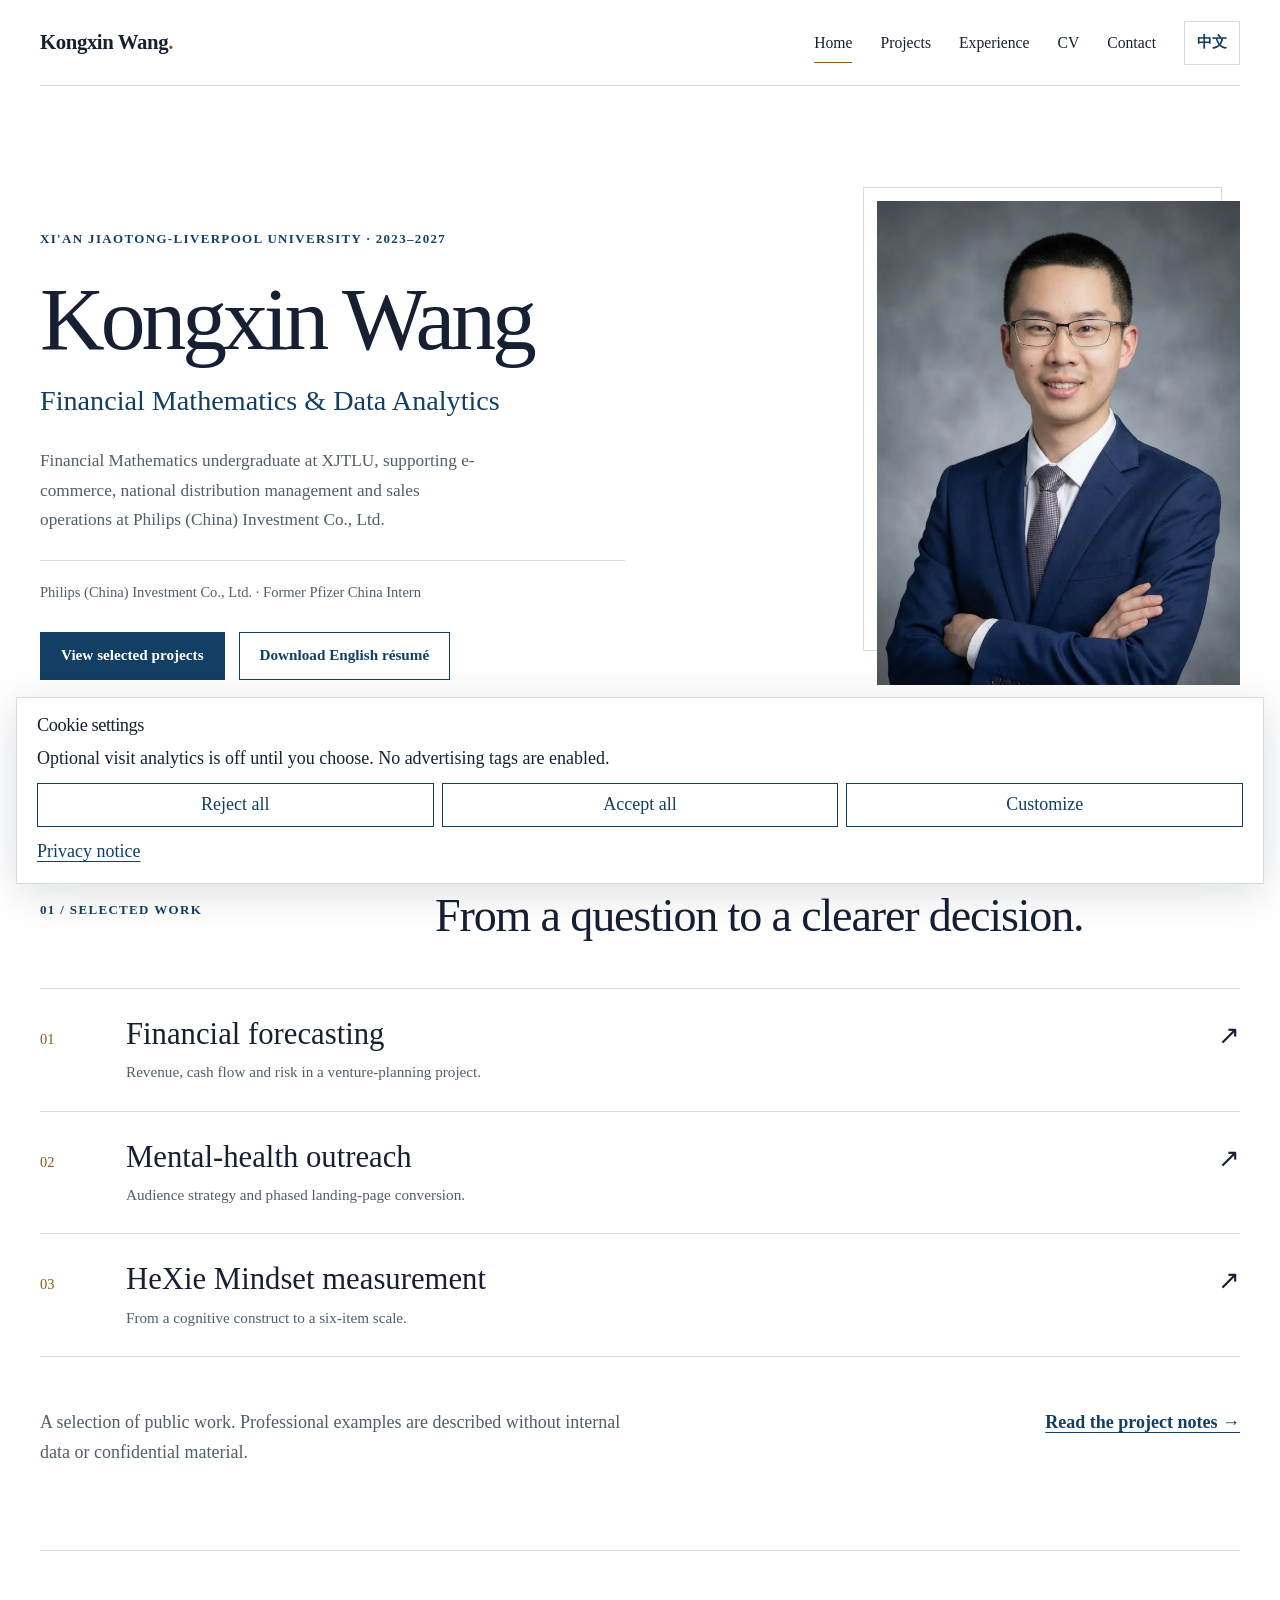
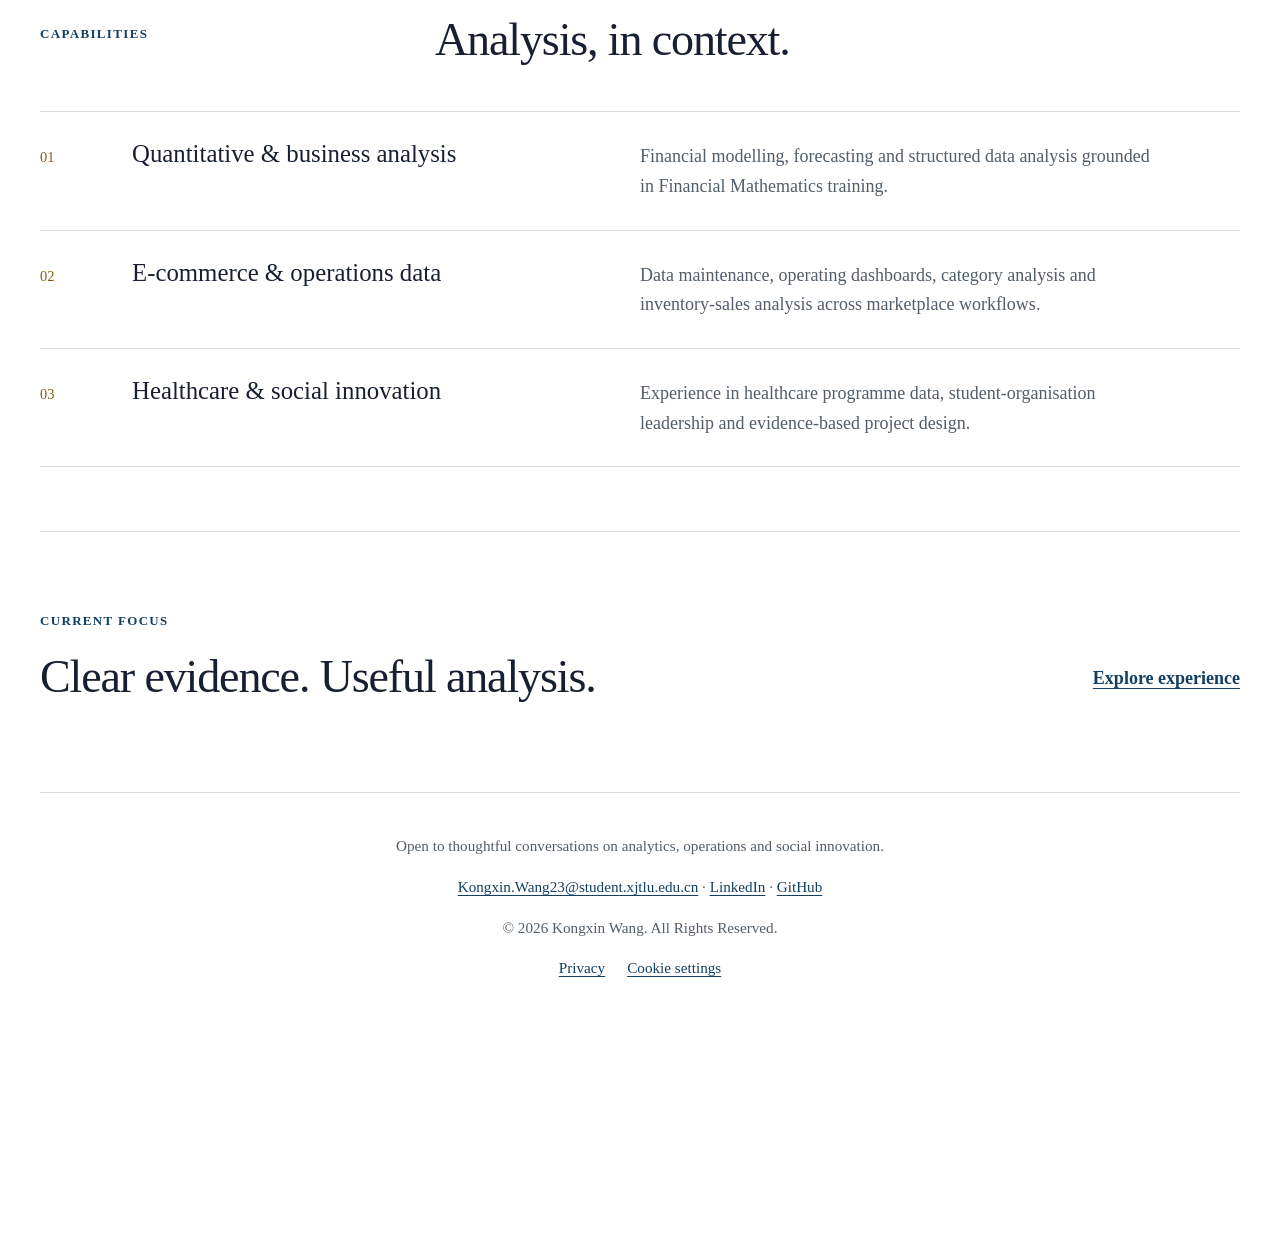
<file: index.html>
<!doctype html>
<html lang="en" class="lang-en" data-title-en="Kongxin Wang | Financial Mathematics & Data Analytics" data-title-zh="王孔鑫｜金融数学与数据分析">
<head>
  <meta charset="UTF-8">
  <meta name="viewport" content="width=device-width, initial-scale=1.0">
  <title>Kongxin Wang | Financial Mathematics &amp; Data Analytics</title>
  <meta name="description" content="Kongxin Wang is a Financial Mathematics undergraduate at Xi'an Jiaotong-Liverpool University, with experience in e-commerce operations, healthcare data and social innovation.">
  <meta name="author" content="Kongxin Wang">
  <link rel="canonical" href="https://kongxinwang.com/">
  <meta property="og:title" content="Kongxin Wang | Financial Mathematics &amp; Data Analytics">
  <meta property="og:description" content="Financial Mathematics · E-commerce Operations · Healthcare Data · Social Innovation">
  <meta property="og:type" content="website">
  <meta property="og:url" content="https://kongxinwang.com/">
  <meta property="og:image" content="https://kongxinwang.com/assets/og-kongxin-wang.jpg">
  <meta property="og:image:secure_url" content="https://kongxinwang.com/assets/og-kongxin-wang.jpg">
  <meta property="og:image:type" content="image/jpeg">
  <meta property="og:image:width" content="1200">
  <meta property="og:image:height" content="630">
  <meta property="og:image:alt" content="Kongxin Wang — Financial Mathematics and Data Analytics">
  <meta name="twitter:card" content="summary_large_image">
  <meta name="twitter:image" content="https://kongxinwang.com/assets/og-kongxin-wang.jpg">
  <meta name="twitter:image:alt" content="Kongxin Wang — Financial Mathematics and Data Analytics">
  <meta name="theme-color" content="#123f63">
  <link rel="stylesheet" href="style.css?v=5e14bac7de09">
  <link rel="icon" href="assets/favicon.svg" type="image/svg+xml">
  <script>document.documentElement.classList.add('js');(()=>{let l='en';try{l=localStorage.getItem('kw_lang')==='zh'?'zh':'en'}catch{}const r=document.documentElement;r.classList.toggle('lang-en',l==='en');r.classList.toggle('lang-zh',l==='zh');r.lang=l==='zh'?'zh-CN':'en'})();</script>
  <script type="application/ld+json">
  {
    "@context": "https://schema.org",
    "@type": "Person",
    "name": "Kongxin Wang",
    "alternateName": "王孔鑫",
    "url": "https://kongxinwang.com/",
    "image": "https://kongxinwang.com/assets/og-kongxin-wang.jpg",
    "sameAs": [
      "https://www.linkedin.com/in/wangkongxin/",
      "https://github.com/SindeyWang"
    ],
    "alumniOf": {
      "@type": "CollegeOrUniversity",
      "name": "Xi'an Jiaotong-Liverpool University"
    },
    "knowsAbout": [
      "Financial Mathematics",
      "Data Analysis",
      "E-commerce Operations",
      "Social Innovation"
    ]
  }
  </script>
</head>
<body>
  <a class="skip-link" href="#main-content"><span class="lang-en" lang="en">Skip to content</span><span class="lang-zh" lang="zh-CN">跳至正文</span></a>
  <header class="top-header">
    <a class="logo" href="index.html" aria-label="Kongxin Wang home"><span class="lang-en" lang="en">Kongxin Wang</span><span class="lang-zh" lang="zh-CN">王孔鑫</span></a>
    <button class="nav-toggle" type="button" aria-label="Open navigation" aria-controls="site-navigation" aria-expanded="false">Menu</button>
    <nav class="top-nav" id="site-navigation" aria-label="Primary navigation">
      <a href="index.html" class="active" aria-current="page"><span class="lang-en" lang="en">Home</span><span class="lang-zh" lang="zh-CN">首页</span></a>
      <a href="projects.html"><span class="lang-en" lang="en">Projects</span><span class="lang-zh" lang="zh-CN">项目</span></a>
      <a href="experience.html"><span class="lang-en" lang="en">Experience</span><span class="lang-zh" lang="zh-CN">经历</span></a>
      <a href="cv.html"><span class="lang-en" lang="en">CV</span><span class="lang-zh" lang="zh-CN">简历</span></a>
      <a href="contact.html"><span class="lang-en" lang="en">Contact</span><span class="lang-zh" lang="zh-CN">联系</span></a>
      <button class="lang-toggle" type="button" aria-label="切换至中文"><span class="lang-en" lang="en">中文</span><span class="lang-zh" lang="zh-CN">EN</span></button>
    </nav>
  </header>
  <main id="main-content">
    <section class="hero container" aria-labelledby="hero-name">
      <div class="hero-copy">
        <p class="eyebrow"><span class="lang-en" lang="en">Xi'an Jiaotong-Liverpool University · 2023–2027</span><span class="lang-zh" lang="zh-CN">西交利物浦大学 · 2023–2027</span></p>
        <h1 id="hero-name" class="hero-name"><span class="lang-en" lang="en">Kongxin Wang</span><span class="lang-zh" lang="zh-CN">王孔鑫</span></h1>
        <p class="hero-role"><span class="lang-en" lang="en">Financial Mathematics &amp; Data Analytics</span><span class="lang-zh" lang="zh-CN">金融数学与数据分析</span></p>
        <p class="lead"><span class="lang-en" lang="en">Financial Mathematics undergraduate at XJTLU, supporting e-commerce, national distribution management and sales operations at Philips (China) Investment Co., Ltd.</span><span class="lang-zh" lang="zh-CN">西交利物浦大学金融数学本科生。现于飞利浦（中国）投资有限公司实习，参与电商、全国分销管理与销售运营。</span></p>
        <p class="proof-line"><span class="lang-en" lang="en">Philips (China) Investment Co., Ltd. · Former Pfizer China Intern</span><span class="lang-zh" lang="zh-CN">飞利浦（中国）投资有限公司 · 曾在辉瑞中国实习</span></p>
        <div class="hero-actions">
          <a class="button button-primary" href="projects.html"><span class="lang-en" lang="en">View selected projects</span><span class="lang-zh" lang="zh-CN">查看精选项目</span></a>
          <a class="button button-secondary lang-en" href="assets/cv/Kongxin_Wang_Resume_EN.pdf" lang="en">Download English résumé</a>
          <a class="button button-secondary lang-zh" href="assets/cv/Kongxin_Wang_Resume_ZH.pdf" lang="zh-CN">下载中文简历</a>
        </div>
      </div>
      <figure class="portrait-card">
        <img src="assets/portrait-640.webp" srcset="assets/portrait-320.webp 320w, assets/portrait-640.webp 640w, assets/portrait-960.webp 960w" sizes="(max-width: 600px) 210px, (max-width: 850px) 32vw, 380px" alt="Kongxin Wang" class="home-image" width="900" height="1227" fetchpriority="high" decoding="async">
        <figcaption><span class="lang-en" lang="en">Quantitative thinking · Operational context · Social innovation</span><span class="lang-zh" lang="zh-CN">量化思维 · 运营语境 · 社会创新</span></figcaption>
      </figure>
    </section>


    <section class="container section-space" aria-labelledby="selected-work-title">
      <div class="section-intro"><p class="eyebrow"><span class="lang-en" lang="en">01 / Selected work</span><span class="lang-zh" lang="zh-CN">01 / 项目选读</span></p><h2 id="selected-work-title"><span class="lang-en" lang="en">From a question to a clearer decision.</span><span class="lang-zh" lang="zh-CN">从一个问题，走向更清晰的判断。</span></h2></div>
      <div class="work-index">
        <a class="work-row" href="projects.html#financial-forecasting"><span class="card-index" aria-hidden="true">01</span><div><h3><span class="lang-en" lang="en">Financial forecasting</span><span class="lang-zh" lang="zh-CN">财务预测</span></h3><p><span class="lang-en" lang="en">Revenue, cash flow and risk in a venture-planning project.</span><span class="lang-zh" lang="zh-CN">创业规划中的收入、现金流与风险。</span></p></div><span class="arrow" aria-hidden="true">↗</span></a>
        <a class="work-row" href="projects.html#mental-health-outreach"><span class="card-index" aria-hidden="true">02</span><div><h3><span class="lang-en" lang="en">Mental-health outreach</span><span class="lang-zh" lang="zh-CN">心理健康公益传播</span></h3><p><span class="lang-en" lang="en">Audience strategy and phased landing-page conversion.</span><span class="lang-zh" lang="zh-CN">受众策略与分阶段落地页转化方案。</span></p></div><span class="arrow" aria-hidden="true">↗</span></a>
        <a class="work-row" href="projects.html#measurement-research"><span class="card-index" aria-hidden="true">03</span><div><h3><span class="lang-en" lang="en">HeXie Mindset measurement</span><span class="lang-zh" lang="zh-CN">HeXie Mindset 测量研究</span></h3><p><span class="lang-en" lang="en">From a cognitive construct to a six-item scale.</span><span class="lang-zh" lang="zh-CN">从认知构念到六题项量表。</span></p></div><span class="arrow" aria-hidden="true">↗</span></a>
      </div>
      <div class="editorial-note"><p><span class="lang-en" lang="en">A selection of public work. Professional examples are described without internal data or confidential material.</span><span class="lang-zh" lang="zh-CN">仅展示公开工作与非保密说明，不涉及内部数据与材料。</span></p><a class="text-link" href="projects.html"><span class="lang-en" lang="en">Read the project notes →</span><span class="lang-zh" lang="zh-CN">阅读项目说明 →</span></a></div>
    </section>
<section class="container section-space" aria-labelledby="capabilities-title">
      <div class="section-intro">
        <p class="eyebrow"><span class="lang-en" lang="en">Capabilities</span><span class="lang-zh" lang="zh-CN">能力方向</span></p>
        <h2 id="capabilities-title"><span class="lang-en" lang="en">Analysis, in context.</span><span class="lang-zh" lang="zh-CN">让分析走进真实场景。</span></h2>
      </div>
      <div class="capability-grid">
        <article class="capability-card">
          <p class="card-index">01</p>
          <h3><span class="lang-en" lang="en">Quantitative &amp; business analysis</span><span class="lang-zh" lang="zh-CN">量化与商业分析</span></h3>
          <p><span class="lang-en" lang="en">Financial modelling, forecasting and structured data analysis grounded in Financial Mathematics training.</span><span class="lang-zh" lang="zh-CN">以金融数学为基础，开展建模、预测和数据分析。</span></p>
        </article>
        <article class="capability-card">
          <p class="card-index">02</p>
          <h3><span class="lang-en" lang="en">E-commerce &amp; operations data</span><span class="lang-zh" lang="zh-CN">电商与运营数据</span></h3>
          <p><span class="lang-en" lang="en">Data maintenance, operating dashboards, category analysis and inventory-sales analysis across marketplace workflows.</span><span class="lang-zh" lang="zh-CN">围绕平台运营开展数据维护、经营看板、品类分析与进销存分析。</span></p>
        </article>
        <article class="capability-card">
          <p class="card-index">03</p>
          <h3><span class="lang-en" lang="en">Healthcare &amp; social innovation</span><span class="lang-zh" lang="zh-CN">医疗健康与社会创新</span></h3>
          <p><span class="lang-en" lang="en">Experience in healthcare programme data, student-organisation leadership and evidence-based project design.</span><span class="lang-zh" lang="zh-CN">具备医疗健康项目数据、学生组织领导与循证项目设计经验。</span></p>
        </article>
      </div>
    </section>

    <section class="container section-space compact-callout" aria-labelledby="focus-title">
      <div>
        <p class="eyebrow"><span class="lang-en" lang="en">Current focus</span><span class="lang-zh" lang="zh-CN">当前关注</span></p>
        <h2 id="focus-title"><span class="lang-en" lang="en">Clear evidence. Useful analysis.</span><span class="lang-zh" lang="zh-CN">让证据清晰，让分析可用。</span></h2>
      </div>
      <a class="text-link" href="experience.html"><span class="lang-en" lang="en">Explore experience</span><span class="lang-zh" lang="zh-CN">查看经历</span></a>
    </section>
  </main>
  <footer>
    <p><span class="lang-en" lang="en">Open to thoughtful conversations on analytics, operations and social innovation.</span><span class="lang-zh" lang="zh-CN">欢迎交流数据分析、运营实践与社会创新。</span></p>
    <p><a href="mailto:Kongxin.Wang23@student.xjtlu.edu.cn">Kongxin.Wang23@student.xjtlu.edu.cn</a><span aria-hidden="true"> · </span><a href="https://www.linkedin.com/in/wangkongxin/" target="_blank" rel="noopener noreferrer">LinkedIn</a><span aria-hidden="true"> · </span><a href="https://github.com/SindeyWang" target="_blank" rel="noopener noreferrer">GitHub</a></p>
    <p>© 2026 Kongxin Wang. All Rights Reserved.</p>
  <p class="footer-settings"><a href="privacy.html"><span class="lang-en" lang="en">Privacy</span><span class="lang-zh" lang="zh-CN">隐私说明</span></a><button type="button" data-cookie-settings><span class="lang-en" lang="en">Cookie settings</span><span class="lang-zh" lang="zh-CN">Cookie 设置</span></button></p></footer>
  <script src="script.js?v=cb835e9f683e"></script>
  <script src="analytics-config.js?v=f0a68967a64f"></script>
  <script src="consent.js?v=d5cfd4b4f303"></script>
</body>
</html>
</file>
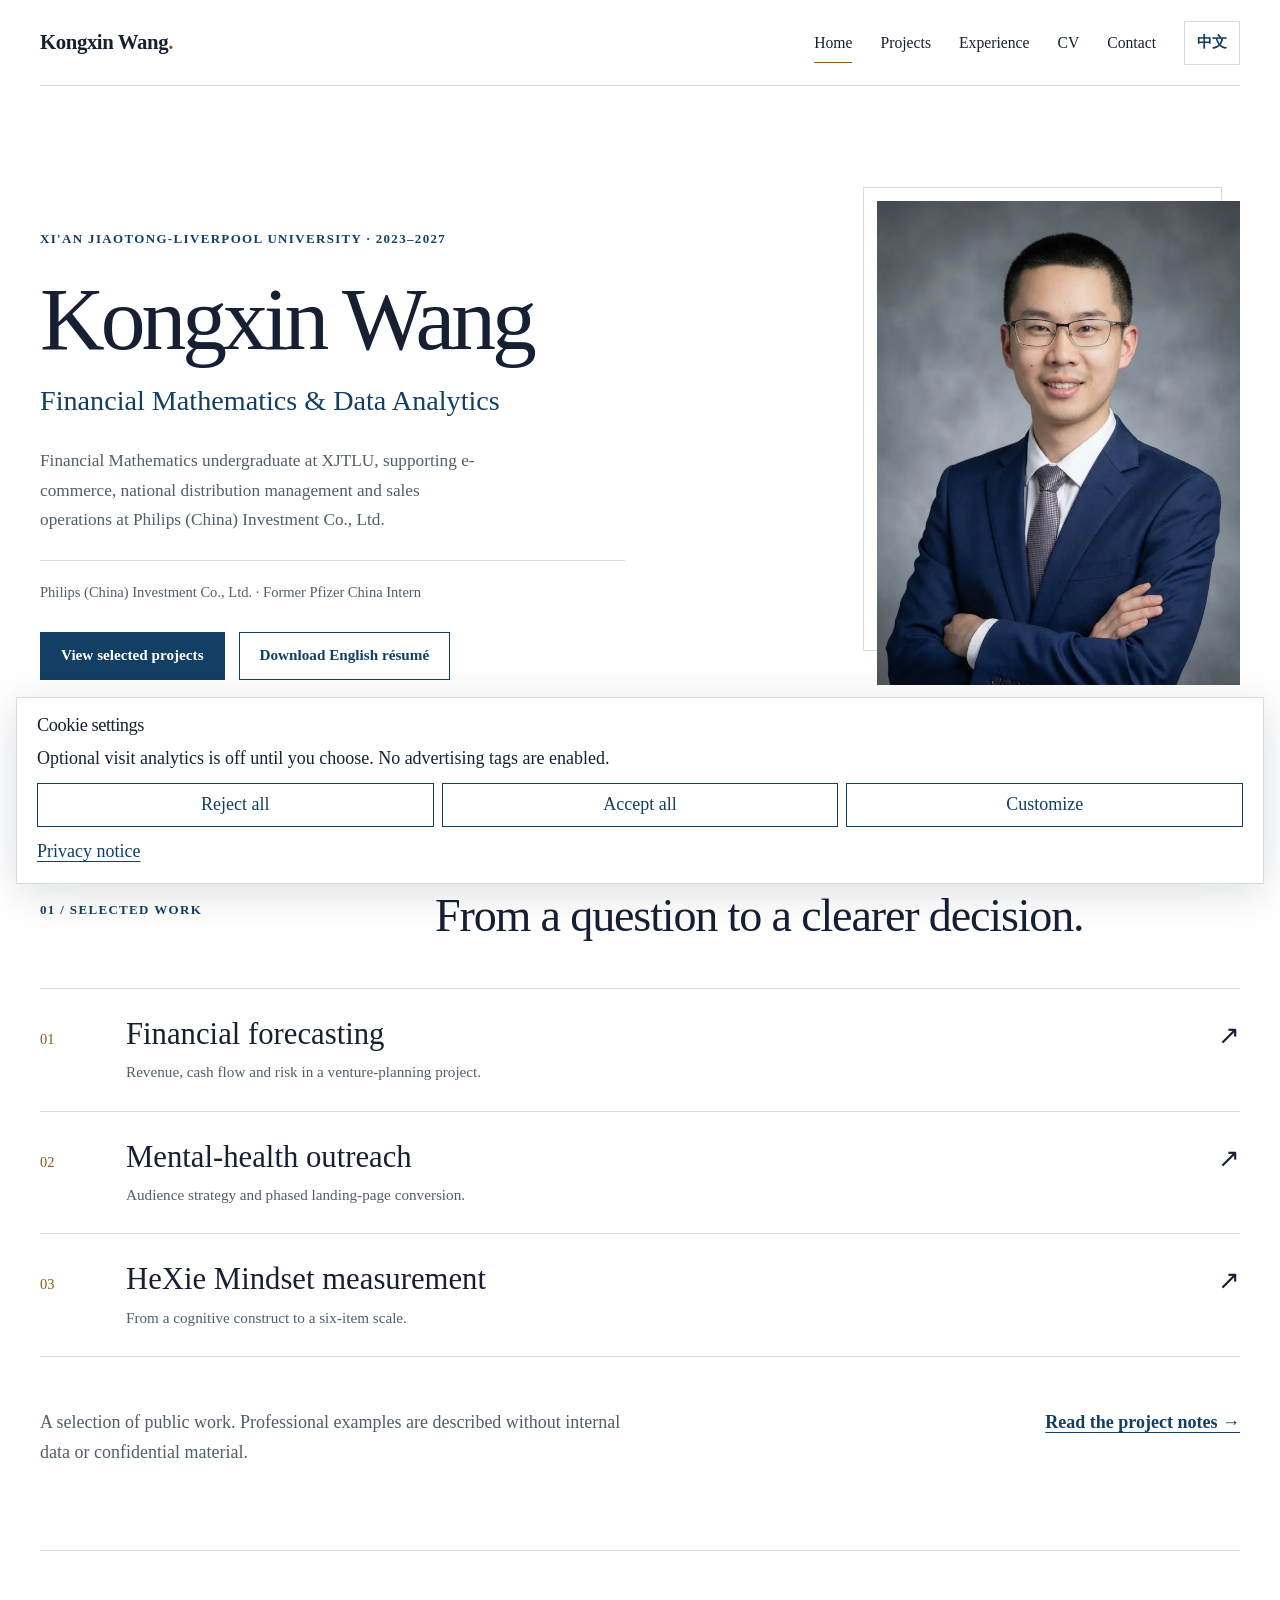
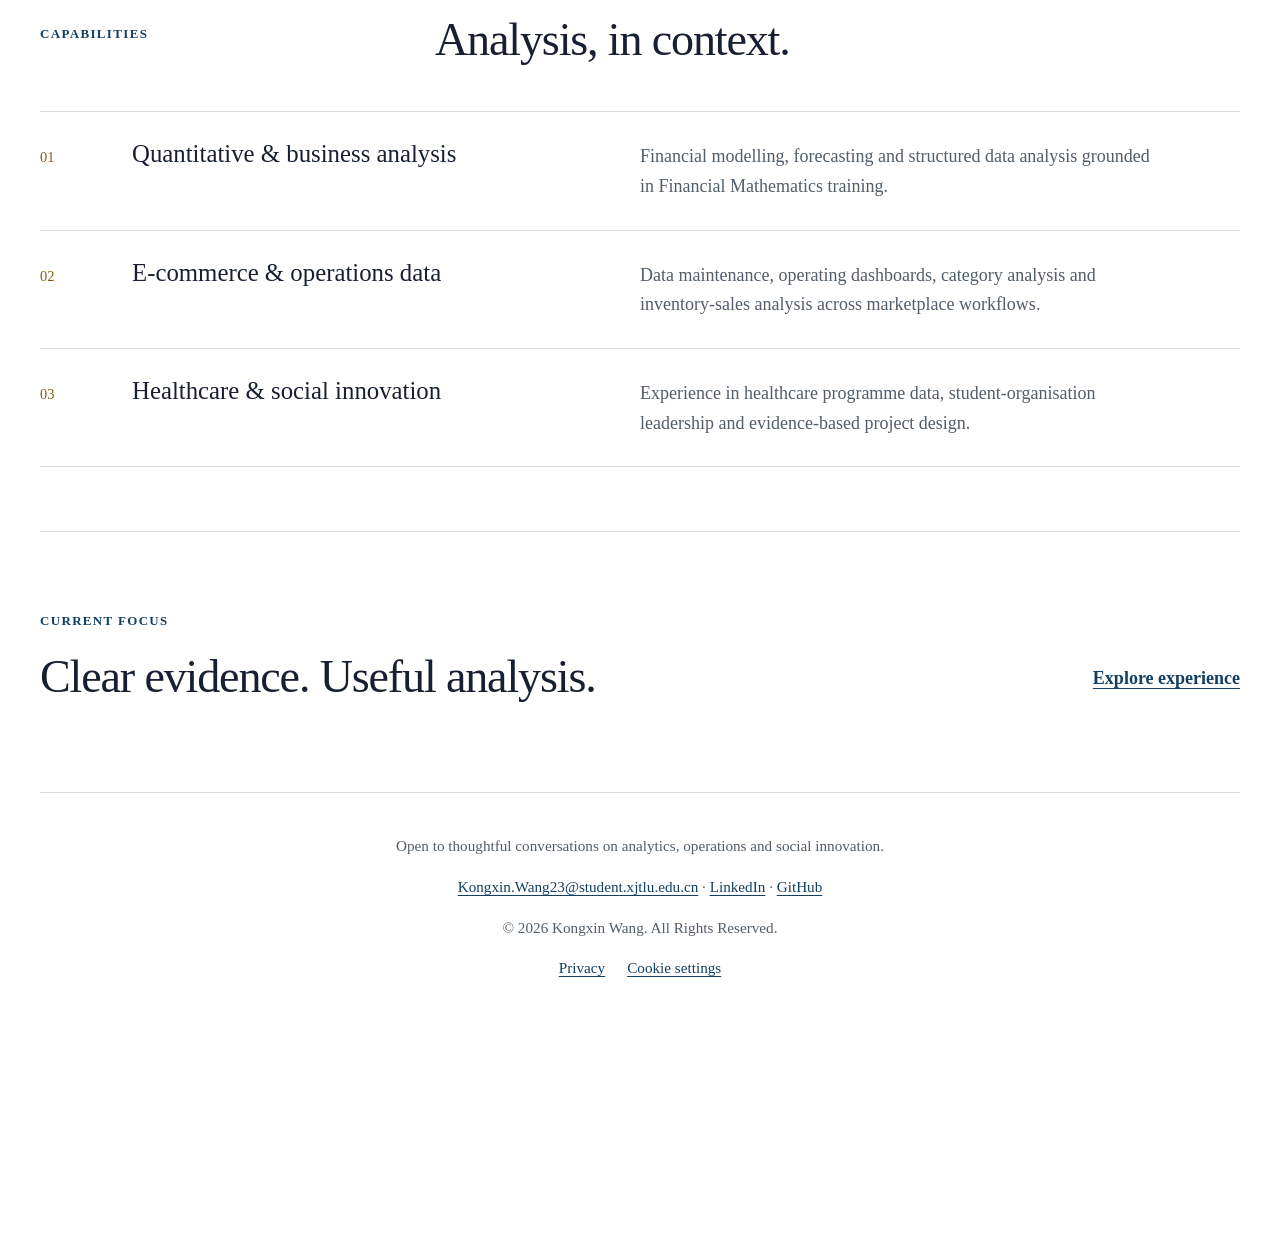
<file: 308f9e2494fe80d3a284d8e29ab52ae3/index.html>
<!DOCTYPE html>
<html lang="en">
<head>
  <meta charset="UTF-8">
  <meta name="viewport" content="width=device-width, initial-scale=1.0">
  <meta http-equiv="refresh" content="0; url=/">
  <title>Redirecting | Kongxin Wang</title>
  <link rel="canonical" href="https://kongxinwang.com/">
  <script>window.location.replace('/');</script>
  <style>body{font-family:-apple-system,BlinkMacSystemFont,"Segoe UI",sans-serif;padding:40px;line-height:1.6;color:#1f2937}a{color:#0B3D91}</style>
</head>
<body>
  <h1>Redirecting…</h1>
  <p>The page has moved to <a href="/">kongxinwang.com</a>.</p>
  <p>页面已迁移至 <a href="/">kongxinwang.com 首页</a>。</p>
</body>
</html>
</file>
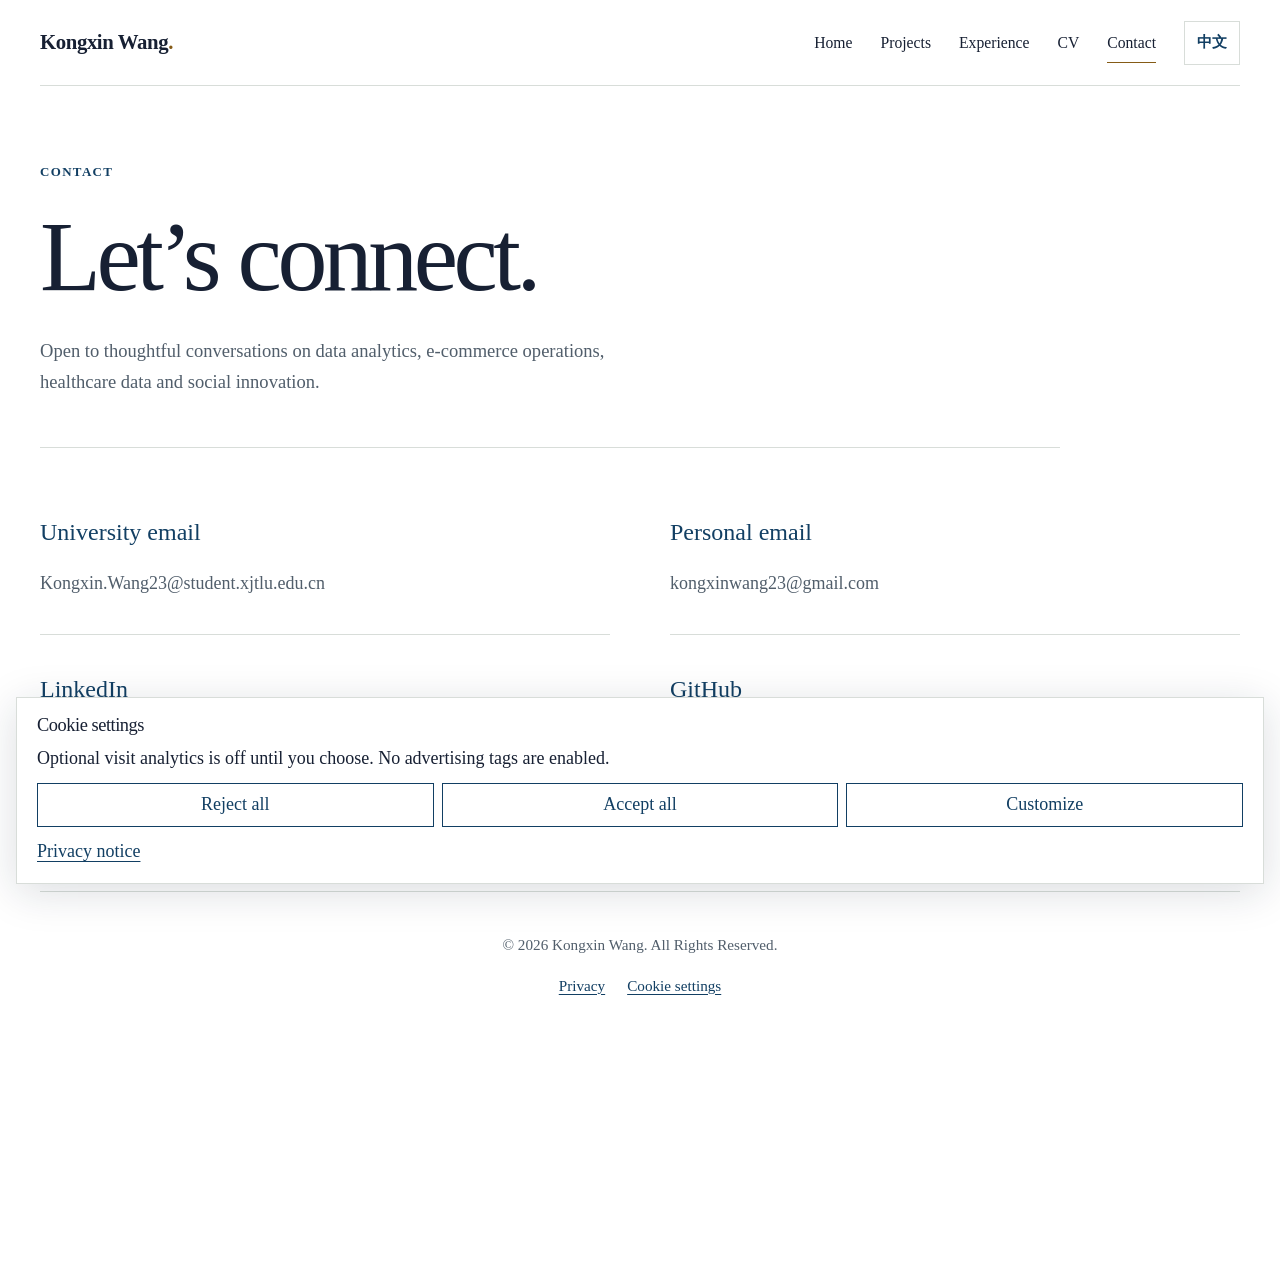
<file: contact.html>
<!doctype html>
<html lang="en" class="lang-en" data-title-en="Contact | Kongxin Wang" data-title-zh="联系｜王孔鑫">
<head>
  <meta charset="UTF-8">
  <meta name="viewport" content="width=device-width, initial-scale=1.0">
  <title>Contact | Kongxin Wang</title>
  <meta name="description" content="Contact Kongxin Wang for conversations on data analytics, e-commerce operations, healthcare data and social innovation.">
  <meta name="author" content="Kongxin Wang">
  <link rel="canonical" href="https://kongxinwang.com/contact.html">
  <meta property="og:title" content="Contact | Kongxin Wang">
  <meta property="og:description" content="Contact Kongxin Wang for thoughtful conversations on analytics and operations.">
  <meta property="og:type" content="website">
  <meta property="og:url" content="https://kongxinwang.com/contact.html">
  <meta property="og:image" content="https://kongxinwang.com/assets/og-kongxin-wang.jpg">
  <meta property="og:image:secure_url" content="https://kongxinwang.com/assets/og-kongxin-wang.jpg">
  <meta property="og:image:type" content="image/jpeg">
  <meta property="og:image:width" content="1200">
  <meta property="og:image:height" content="630">
  <meta property="og:image:alt" content="Kongxin Wang — Financial Mathematics and Data Analytics">
  <meta name="twitter:card" content="summary_large_image">
  <meta name="twitter:image" content="https://kongxinwang.com/assets/og-kongxin-wang.jpg">
  <meta name="twitter:image:alt" content="Kongxin Wang — Financial Mathematics and Data Analytics">
  <meta name="theme-color" content="#123f63">
  <link rel="stylesheet" href="style.css?v=5e14bac7de09">
  <link rel="icon" href="assets/favicon.svg" type="image/svg+xml">
  <script>document.documentElement.classList.add('js');(()=>{let l='en';try{l=localStorage.getItem('kw_lang')==='zh'?'zh':'en'}catch{}const r=document.documentElement;r.classList.toggle('lang-en',l==='en');r.classList.toggle('lang-zh',l==='zh');r.lang=l==='zh'?'zh-CN':'en'})();</script>
</head>
<body>
  <a class="skip-link" href="#main-content"><span class="lang-en" lang="en">Skip to content</span><span class="lang-zh" lang="zh-CN">跳至正文</span></a>
  <header class="top-header"><a class="logo" href="index.html" aria-label="Kongxin Wang home"><span class="lang-en" lang="en">Kongxin Wang</span><span class="lang-zh" lang="zh-CN">王孔鑫</span></a><button class="nav-toggle" type="button" aria-label="Open navigation" aria-controls="site-navigation" aria-expanded="false">Menu</button><nav class="top-nav" id="site-navigation" aria-label="Primary navigation"><a href="index.html"><span class="lang-en" lang="en">Home</span><span class="lang-zh" lang="zh-CN">首页</span></a><a href="projects.html"><span class="lang-en" lang="en">Projects</span><span class="lang-zh" lang="zh-CN">项目</span></a><a href="experience.html"><span class="lang-en" lang="en">Experience</span><span class="lang-zh" lang="zh-CN">经历</span></a><a href="cv.html"><span class="lang-en" lang="en">CV</span><span class="lang-zh" lang="zh-CN">简历</span></a><a href="contact.html" class="active" aria-current="page"><span class="lang-en" lang="en">Contact</span><span class="lang-zh" lang="zh-CN">联系</span></a><button class="lang-toggle" type="button" aria-label="切换至中文"><span class="lang-en" lang="en">中文</span><span class="lang-zh" lang="zh-CN">EN</span></button></nav></header>
  <main id="main-content" class="container subpage"><header class="page-header"><p class="eyebrow"><span class="lang-en" lang="en">Contact</span><span class="lang-zh" lang="zh-CN">联系</span></p><h1><span class="lang-en" lang="en">Let’s connect.</span><span class="lang-zh" lang="zh-CN">期待与你交流。</span></h1><p class="page-lead"><span class="lang-en" lang="en">Open to thoughtful conversations on data analytics, e-commerce operations, healthcare data and social innovation.</span><span class="lang-zh" lang="zh-CN">欢迎交流数据分析、电商运营、医疗健康数据与社会创新。</span></p></header><section class="contact-grid" aria-label="Contact links"><a href="mailto:Kongxin.Wang23@student.xjtlu.edu.cn"><strong><span class="lang-en" lang="en">University email</span><span class="lang-zh" lang="zh-CN">学校邮箱</span></strong><span>Kongxin.Wang23@student.xjtlu.edu.cn</span></a><a href="mailto:kongxinwang23@gmail.com"><strong><span class="lang-en" lang="en">Personal email</span><span class="lang-zh" lang="zh-CN">个人邮箱</span></strong><span>kongxinwang23@gmail.com</span></a><a href="https://www.linkedin.com/in/wangkongxin/" target="_blank" rel="noopener noreferrer"><strong>LinkedIn</strong><span>linkedin.com/in/wangkongxin</span></a><a href="https://github.com/SindeyWang" target="_blank" rel="noopener noreferrer"><strong>GitHub</strong><span>github.com/SindeyWang</span></a></section></main>
  <footer><p>© 2026 Kongxin Wang. All Rights Reserved.</p><p class="footer-settings"><a href="privacy.html"><span class="lang-en" lang="en">Privacy</span><span class="lang-zh" lang="zh-CN">隐私说明</span></a><button type="button" data-cookie-settings><span class="lang-en" lang="en">Cookie settings</span><span class="lang-zh" lang="zh-CN">Cookie 设置</span></button></p></footer><script src="script.js?v=cb835e9f683e"></script>
  <script src="analytics-config.js?v=f0a68967a64f"></script>
  <script src="consent.js?v=d5cfd4b4f303"></script>
</body>
</html>
</file>
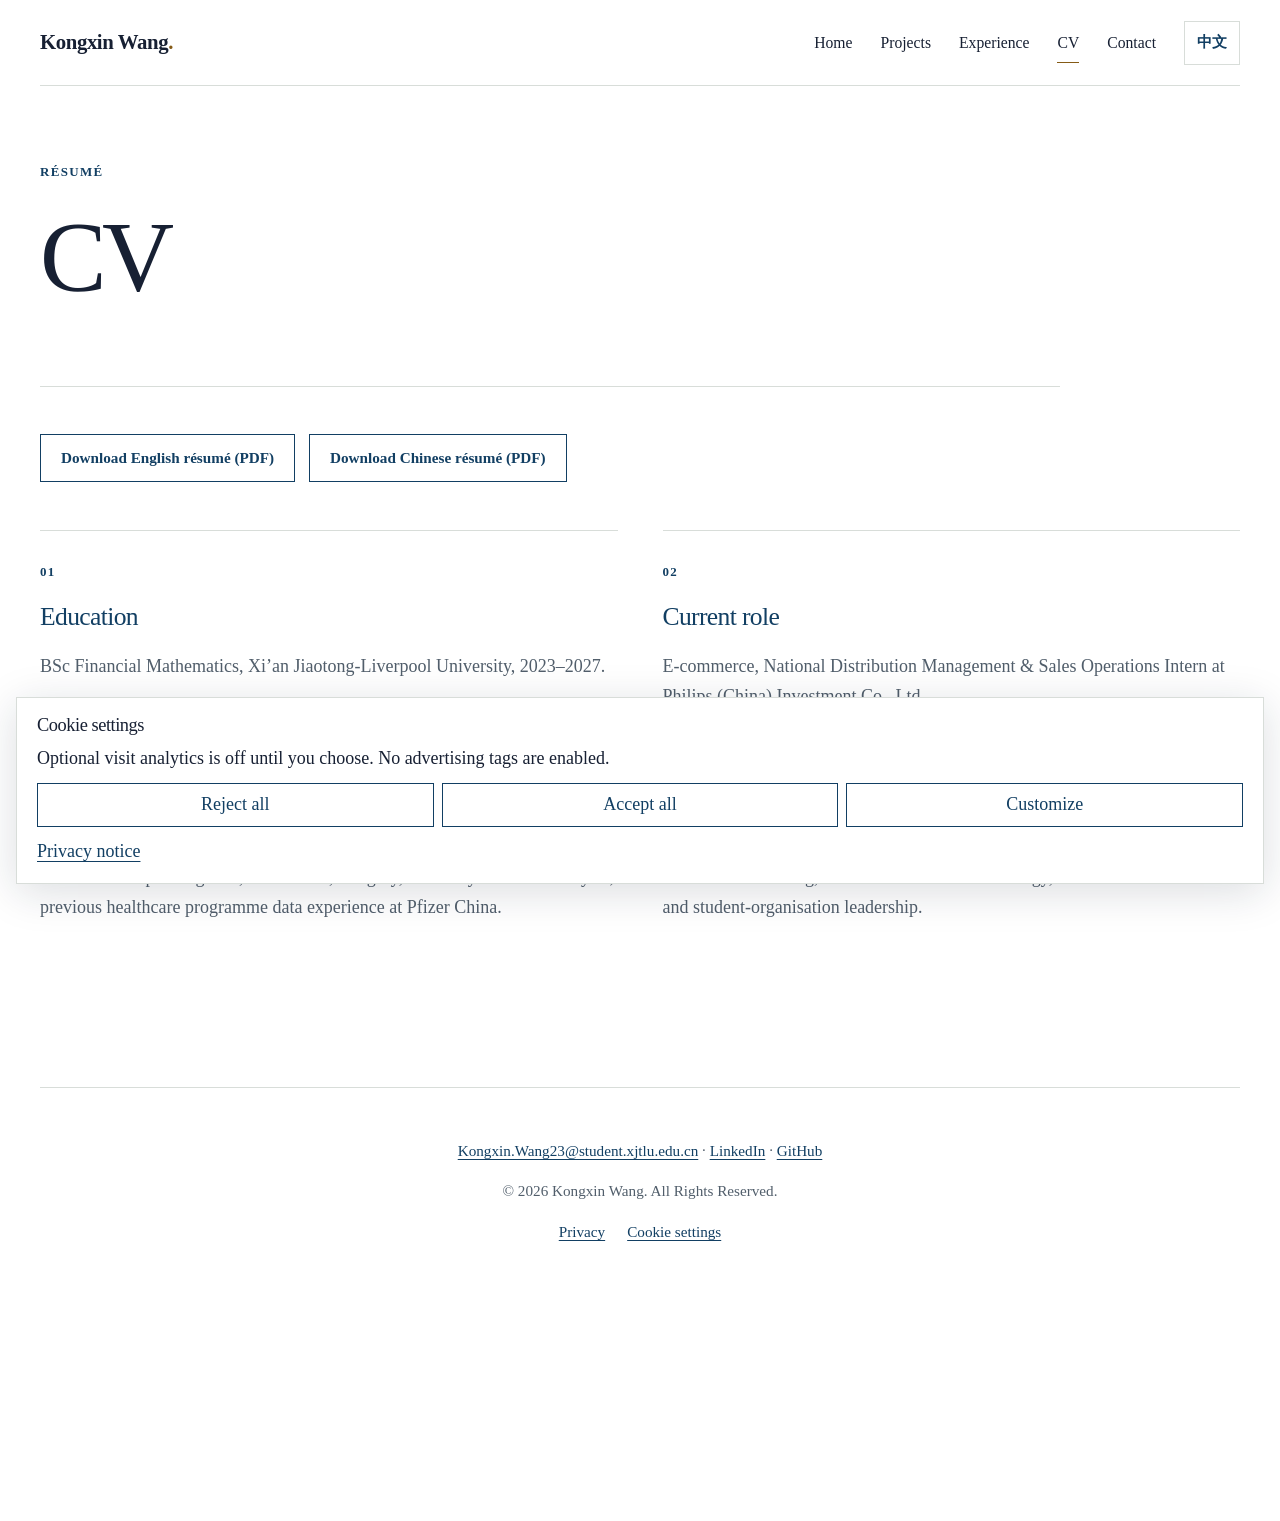
<file: cv.html>
<!doctype html>
<html lang="en" class="lang-en" data-title-en="CV | Kongxin Wang" data-title-zh="简历｜王孔鑫">
<head>
  <meta charset="UTF-8">
  <meta name="viewport" content="width=device-width, initial-scale=1.0">
  <title>CV | Kongxin Wang</title>
  <meta name="description" content="Résumé and concise professional profile of Kongxin Wang, Financial Mathematics undergraduate at Xi'an Jiaotong-Liverpool University.">
  <meta name="author" content="Kongxin Wang">
  <link rel="canonical" href="https://kongxinwang.com/cv.html">
  <meta property="og:title" content="CV | Kongxin Wang">
  <meta property="og:description" content="Financial Mathematics · E-commerce Operations · Healthcare Data">
  <meta property="og:type" content="website">
  <meta property="og:url" content="https://kongxinwang.com/cv.html">
  <meta property="og:image" content="https://kongxinwang.com/assets/og-kongxin-wang.jpg">
  <meta property="og:image:secure_url" content="https://kongxinwang.com/assets/og-kongxin-wang.jpg">
  <meta property="og:image:type" content="image/jpeg">
  <meta property="og:image:width" content="1200">
  <meta property="og:image:height" content="630">
  <meta property="og:image:alt" content="Kongxin Wang — Financial Mathematics and Data Analytics">
  <meta name="twitter:card" content="summary_large_image">
  <meta name="twitter:image" content="https://kongxinwang.com/assets/og-kongxin-wang.jpg">
  <meta name="twitter:image:alt" content="Kongxin Wang — Financial Mathematics and Data Analytics">
  <meta name="theme-color" content="#123f63">
  <link rel="stylesheet" href="style.css?v=5e14bac7de09">
  <link rel="icon" href="assets/favicon.svg" type="image/svg+xml">
  <script>document.documentElement.classList.add('js');(()=>{let l='en';try{l=localStorage.getItem('kw_lang')==='zh'?'zh':'en'}catch{}const r=document.documentElement;r.classList.toggle('lang-en',l==='en');r.classList.toggle('lang-zh',l==='zh');r.lang=l==='zh'?'zh-CN':'en'})();</script>
</head>
<body>
  <a class="skip-link" href="#main-content"><span class="lang-en" lang="en">Skip to content</span><span class="lang-zh" lang="zh-CN">跳至正文</span></a>
  <header class="top-header"><a class="logo" href="index.html" aria-label="Kongxin Wang home"><span class="lang-en" lang="en">Kongxin Wang</span><span class="lang-zh" lang="zh-CN">王孔鑫</span></a><button class="nav-toggle" type="button" aria-label="Open navigation" aria-controls="site-navigation" aria-expanded="false">Menu</button><nav class="top-nav" id="site-navigation" aria-label="Primary navigation"><a href="index.html"><span class="lang-en" lang="en">Home</span><span class="lang-zh" lang="zh-CN">首页</span></a><a href="projects.html"><span class="lang-en" lang="en">Projects</span><span class="lang-zh" lang="zh-CN">项目</span></a><a href="experience.html"><span class="lang-en" lang="en">Experience</span><span class="lang-zh" lang="zh-CN">经历</span></a><a href="cv.html" class="active" aria-current="page"><span class="lang-en" lang="en">CV</span><span class="lang-zh" lang="zh-CN">简历</span></a><a href="contact.html"><span class="lang-en" lang="en">Contact</span><span class="lang-zh" lang="zh-CN">联系</span></a><button class="lang-toggle" type="button" aria-label="切换至中文"><span class="lang-en" lang="en">中文</span><span class="lang-zh" lang="zh-CN">EN</span></button></nav></header>
  <main id="main-content" class="container subpage">
    <header class="page-header"><p class="eyebrow"><span class="lang-en" lang="en">Résumé</span><span class="lang-zh" lang="zh-CN">个人简历</span></p><h1><span class="lang-en" lang="en">CV</span><span class="lang-zh" lang="zh-CN">简历</span></h1></header>
    <section class="cv-panel"><div class="resume-actions"><a class="button button-secondary" href="assets/cv/Kongxin_Wang_Resume_EN.pdf"><span class="lang-en" lang="en">Download English résumé (PDF)</span><span class="lang-zh" lang="zh-CN">下载英文简历（PDF）</span></a><a class="button button-secondary" href="assets/cv/Kongxin_Wang_Resume_ZH.pdf"><span class="lang-en" lang="en">Download Chinese résumé (PDF)</span><span class="lang-zh" lang="zh-CN">下载中文简历（PDF）</span></a></div><div class="cv-summary"><article><p class="eyebrow">01</p><h2><span class="lang-en" lang="en">Education</span><span class="lang-zh" lang="zh-CN">教育背景</span></h2><p><span class="lang-en" lang="en">BSc Financial Mathematics, Xi’an Jiaotong-Liverpool University, 2023–2027.</span><span class="lang-zh" lang="zh-CN">西交利物浦大学金融数学本科，2023–2027。</span></p></article><article><p class="eyebrow">02</p><h2><span class="lang-en" lang="en">Current role</span><span class="lang-zh" lang="zh-CN">当前岗位</span></h2><p><span class="lang-en" lang="en">E-commerce, National Distribution Management &amp; Sales Operations Intern at Philips (China) Investment Co., Ltd.</span><span class="lang-zh" lang="zh-CN">飞利浦（中国）投资有限公司电商、全国分销管理与销售运营实习生。</span></p></article><article><p class="eyebrow">03</p><h2><span class="lang-en" lang="en">Experience focus</span><span class="lang-zh" lang="zh-CN">实践方向</span></h2><p><span class="lang-en" lang="en">E-commerce operating data, dashboards, category, inventory and sales analysis; previous healthcare programme data experience at Pfizer China.</span><span class="lang-zh" lang="zh-CN">电商经营数据、看板、品类与进销存分析；曾在辉瑞中国参与医疗健康项目数据工作。</span></p></article><article><p class="eyebrow">04</p><h2><span class="lang-en" lang="en">Selected work</span><span class="lang-zh" lang="zh-CN">项目与组织</span></h2><p><span class="lang-en" lang="en">Financial forecasting, mental-health outreach strategy, measurement research and student-organisation leadership.</span><span class="lang-zh" lang="zh-CN">财务预测、心理健康公益传播策略、测量研究与学生组织领导实践。</span></p></article></div></section>
  </main>
  <footer><p><a href="mailto:Kongxin.Wang23@student.xjtlu.edu.cn">Kongxin.Wang23@student.xjtlu.edu.cn</a><span aria-hidden="true"> · </span><a href="https://www.linkedin.com/in/wangkongxin/" target="_blank" rel="noopener noreferrer">LinkedIn</a><span aria-hidden="true"> · </span><a href="https://github.com/SindeyWang" target="_blank" rel="noopener noreferrer">GitHub</a></p><p>© 2026 Kongxin Wang. All Rights Reserved.</p><p class="footer-settings"><a href="privacy.html"><span class="lang-en" lang="en">Privacy</span><span class="lang-zh" lang="zh-CN">隐私说明</span></a><button type="button" data-cookie-settings><span class="lang-en" lang="en">Cookie settings</span><span class="lang-zh" lang="zh-CN">Cookie 设置</span></button></p></footer>
  <script src="script.js?v=cb835e9f683e"></script>
  <script src="analytics-config.js?v=f0a68967a64f"></script>
  <script src="consent.js?v=d5cfd4b4f303"></script>
</body>
</html>
</file>
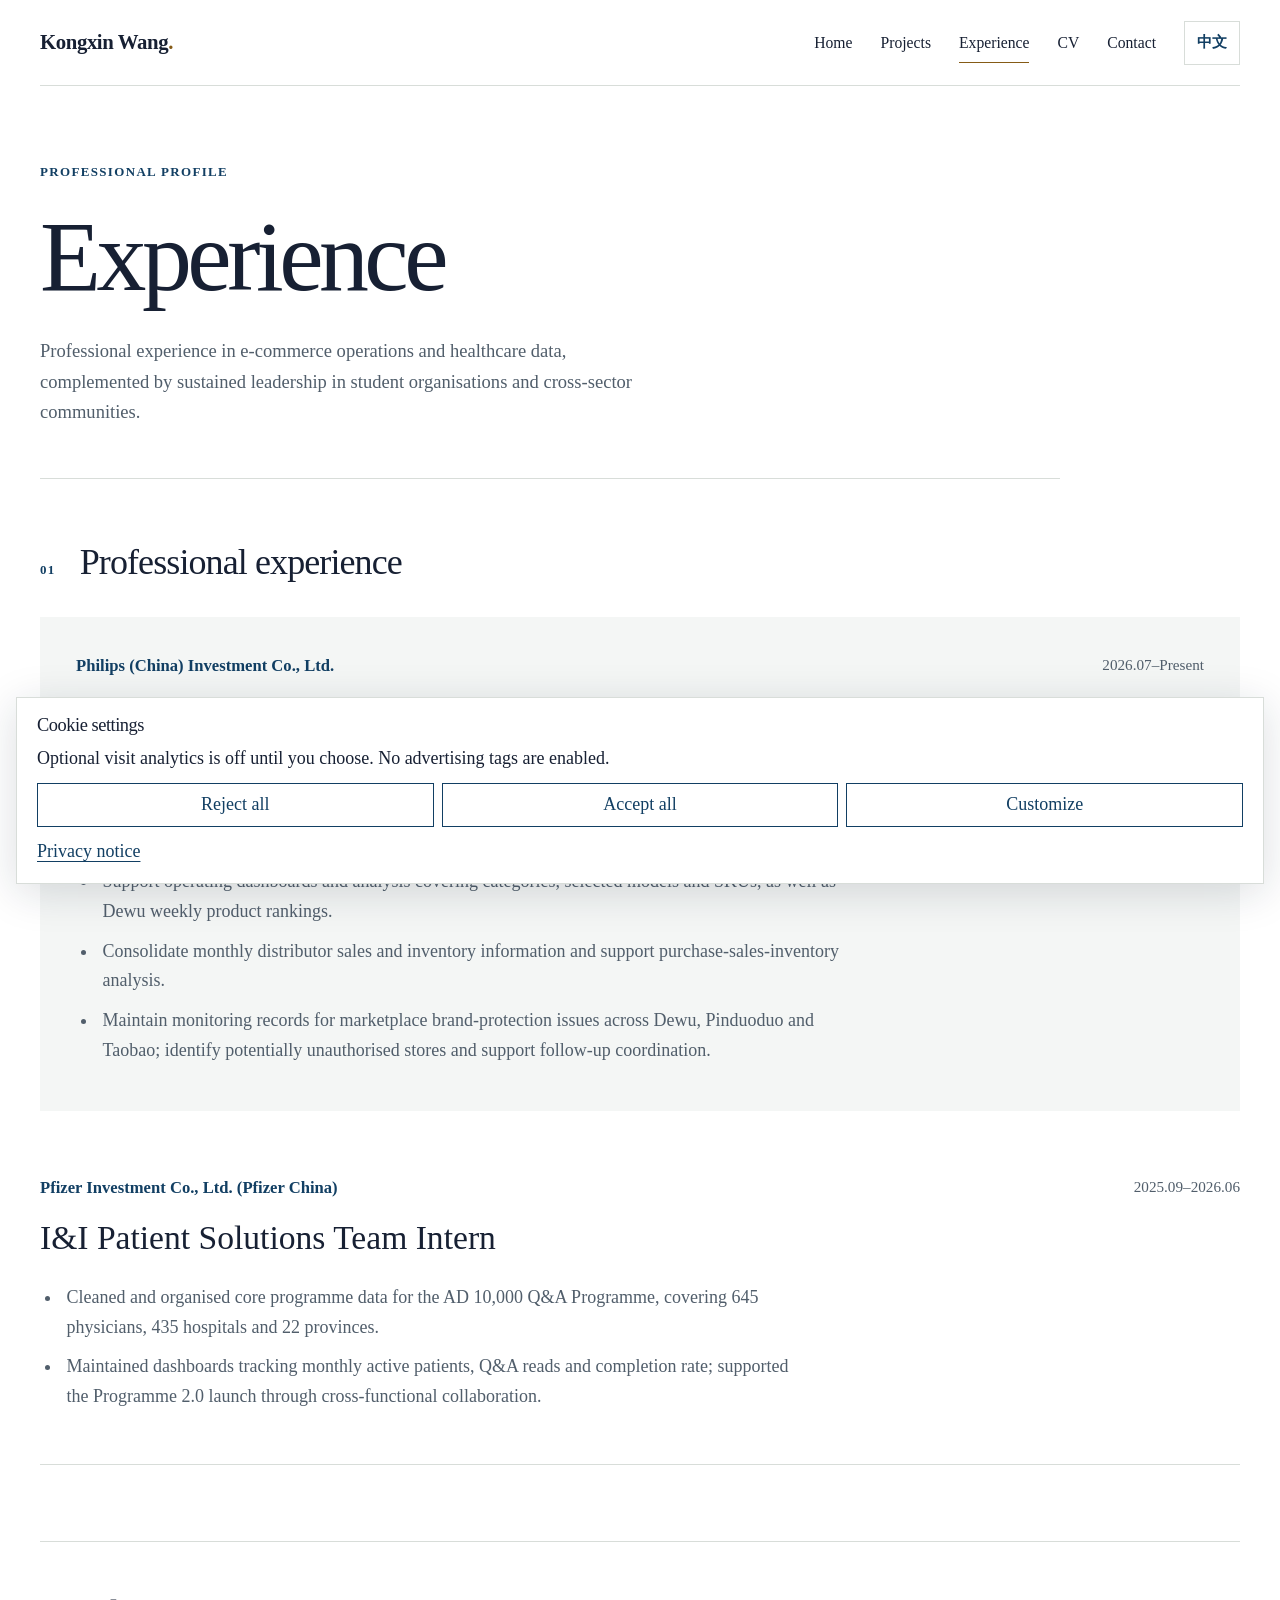
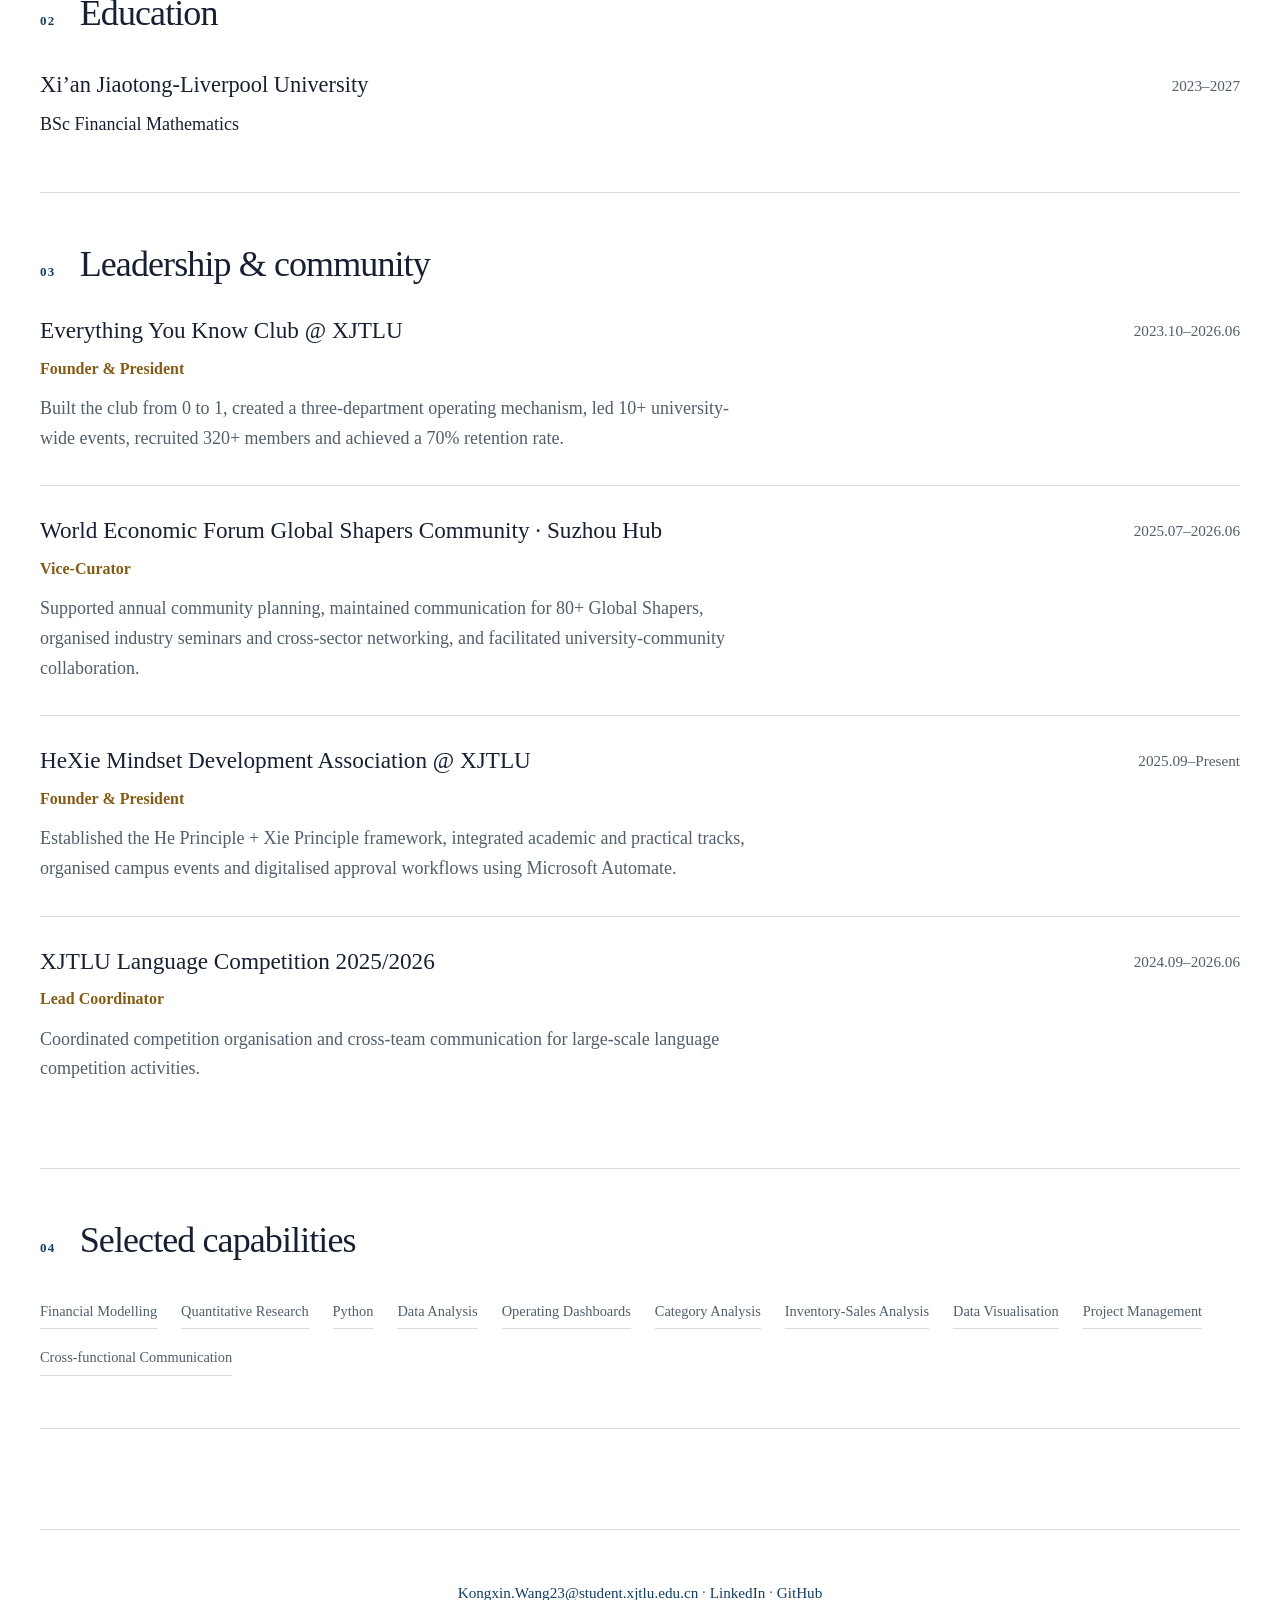
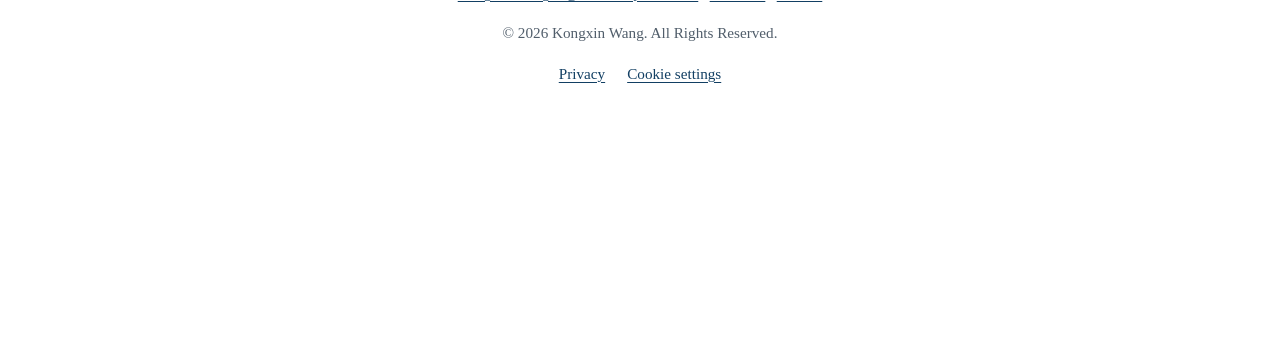
<file: experience.html>
<!doctype html>
<html lang="en" class="lang-en" data-title-en="Experience | Kongxin Wang" data-title-zh="经历｜王孔鑫">
<head>
  <meta charset="UTF-8">
  <meta name="viewport" content="width=device-width, initial-scale=1.0">
  <title>Experience | Kongxin Wang</title>
  <meta name="description" content="Professional experience and leadership experience of Kongxin Wang in e-commerce operations, healthcare data and student-led social innovation.">
  <meta name="author" content="Kongxin Wang">
  <link rel="canonical" href="https://kongxinwang.com/experience.html">
  <meta property="og:title" content="Experience | Kongxin Wang">
  <meta property="og:description" content="E-commerce operations · Healthcare data · Leadership & community">
  <meta property="og:type" content="website">
  <meta property="og:url" content="https://kongxinwang.com/experience.html">
  <meta property="og:image" content="https://kongxinwang.com/assets/og-kongxin-wang.jpg">
  <meta property="og:image:secure_url" content="https://kongxinwang.com/assets/og-kongxin-wang.jpg">
  <meta property="og:image:type" content="image/jpeg">
  <meta property="og:image:width" content="1200">
  <meta property="og:image:height" content="630">
  <meta property="og:image:alt" content="Kongxin Wang — Financial Mathematics and Data Analytics">
  <meta name="twitter:card" content="summary_large_image">
  <meta name="twitter:image" content="https://kongxinwang.com/assets/og-kongxin-wang.jpg">
  <meta name="twitter:image:alt" content="Kongxin Wang — Financial Mathematics and Data Analytics">
  <meta name="theme-color" content="#123f63">
  <link rel="stylesheet" href="style.css?v=5e14bac7de09">
  <link rel="icon" href="assets/favicon.svg" type="image/svg+xml">
  <script>document.documentElement.classList.add('js');(()=>{let l='en';try{l=localStorage.getItem('kw_lang')==='zh'?'zh':'en'}catch{}const r=document.documentElement;r.classList.toggle('lang-en',l==='en');r.classList.toggle('lang-zh',l==='zh');r.lang=l==='zh'?'zh-CN':'en'})();</script>
</head>
<body>
  <a class="skip-link" href="#main-content"><span class="lang-en" lang="en">Skip to content</span><span class="lang-zh" lang="zh-CN">跳至正文</span></a>
  <header class="top-header">
    <a class="logo" href="index.html" aria-label="Kongxin Wang home"><span class="lang-en" lang="en">Kongxin Wang</span><span class="lang-zh" lang="zh-CN">王孔鑫</span></a>
    <button class="nav-toggle" type="button" aria-label="Open navigation" aria-controls="site-navigation" aria-expanded="false">Menu</button>
    <nav class="top-nav" id="site-navigation" aria-label="Primary navigation">
      <a href="index.html"><span class="lang-en" lang="en">Home</span><span class="lang-zh" lang="zh-CN">首页</span></a><a href="projects.html"><span class="lang-en" lang="en">Projects</span><span class="lang-zh" lang="zh-CN">项目</span></a><a href="experience.html" class="active" aria-current="page"><span class="lang-en" lang="en">Experience</span><span class="lang-zh" lang="zh-CN">经历</span></a><a href="cv.html"><span class="lang-en" lang="en">CV</span><span class="lang-zh" lang="zh-CN">简历</span></a><a href="contact.html"><span class="lang-en" lang="en">Contact</span><span class="lang-zh" lang="zh-CN">联系</span></a><button class="lang-toggle" type="button" aria-label="切换至中文"><span class="lang-en" lang="en">中文</span><span class="lang-zh" lang="zh-CN">EN</span></button>
    </nav>
  </header>
  <main id="main-content" class="container subpage">
    <header class="page-header">
      <p class="eyebrow"><span class="lang-en" lang="en">Professional profile</span><span class="lang-zh" lang="zh-CN">职业概览</span></p>
      <h1><span class="lang-en" lang="en">Experience</span><span class="lang-zh" lang="zh-CN">经历</span></h1>
      <p class="page-lead"><span class="lang-en" lang="en">Professional experience in e-commerce operations and healthcare data, complemented by sustained leadership in student organisations and cross-sector communities.</span><span class="lang-zh" lang="zh-CN">在电商运营与医疗健康数据领域积累实践经验，并持续参与学生组织与跨界社区的领导和协作。</span></p>
    </header>

    <section class="content-section" aria-labelledby="professional-title">
      <div class="section-heading"><p class="eyebrow">01</p><h2 id="professional-title"><span class="lang-en" lang="en">Professional experience</span><span class="lang-zh" lang="zh-CN">职业经历</span></h2></div>
      <article class="experience-card featured">
        <div class="experience-topline"><p class="organisation">Philips (China) Investment Co., Ltd.</p><p class="period">2026.07–<span class="lang-en" lang="en">Present</span><span class="lang-zh" lang="zh-CN">至今</span></p></div>
        <h3><span class="lang-en" lang="en">E-commerce, National Distribution Management &amp; Sales Operations Intern</span><span class="lang-zh" lang="zh-CN">电商、全国分销管理与销售运营实习生</span></h3>
        <ul class="detail-list">
          <li><span class="lang-en" lang="en">Maintain routine operating data for Dewu and Tmall Supermarket, including daily sales collection and month-to-date reporting.</span><span class="lang-zh" lang="zh-CN">维护得物与天猫超市的日常经营数据，包括每日销量采集与 MTD（月度累计）汇总。</span></li>
          <li><span class="lang-en" lang="en">Support operating dashboards and analysis covering categories, selected models and SKUs, as well as Dewu weekly product rankings.</span><span class="lang-zh" lang="zh-CN">支持经营看板及品类、部分型号与 SKU 分析，并开展得物每周商品排名整理与分析。</span></li>
          <li><span class="lang-en" lang="en">Consolidate monthly distributor sales and inventory information and support purchase-sales-inventory analysis.</span><span class="lang-zh" lang="zh-CN">汇总经销商月度销量与库存情况，并支持进销存分析。</span></li>
          <li><span class="lang-en" lang="en">Maintain monitoring records for marketplace brand-protection issues across Dewu, Pinduoduo and Taobao; identify potentially unauthorised stores and support follow-up coordination.</span><span class="lang-zh" lang="zh-CN">维护得物、拼多多与淘宝的品牌保护监测台账，识别可能的非授权店铺并支持后续协同。</span></li>
        </ul>
      </article>
      <article class="experience-card">
        <div class="experience-topline"><p class="organisation">Pfizer Investment Co., Ltd. (Pfizer China)</p><p class="period">2025.09–2026.06</p></div>
        <h3><span class="lang-en" lang="en">I&amp;I Patient Solutions Team Intern</span><span class="lang-zh" lang="zh-CN">I&amp;I 患者解决方案团队实习生</span></h3>
        <ul class="detail-list">
          <li><span class="lang-en" lang="en">Cleaned and organised core programme data for the AD 10,000 Q&amp;A Programme, covering 645 physicians, 435 hospitals and 22 provinces.</span><span class="lang-zh" lang="zh-CN">清洗并整理 AD 10,000 问答项目核心数据，覆盖 645 名医生、435 家医院和 22 个省份。</span></li>
          <li><span class="lang-en" lang="en">Maintained dashboards tracking monthly active patients, Q&amp;A reads and completion rate; supported the Programme 2.0 launch through cross-functional collaboration.</span><span class="lang-zh" lang="zh-CN">维护运营看板，跟踪月活患者、问答阅读量和完成率；通过跨部门协作支持 Programme 2.0 上线。</span></li>
        </ul>
      </article>
    </section>

    <section class="content-section" aria-labelledby="education-title">
      <div class="section-heading"><p class="eyebrow">02</p><h2 id="education-title"><span class="lang-en" lang="en">Education</span><span class="lang-zh" lang="zh-CN">教育背景</span></h2></div>
      <div class="education-row"><div><h3>Xi’an Jiaotong-Liverpool University</h3><p><span class="lang-en" lang="en">BSc Financial Mathematics</span><span class="lang-zh" lang="zh-CN">金融数学本科</span></p></div><p class="period">2023–2027</p></div>
    </section>

    <section class="content-section" aria-labelledby="leadership-title">
      <div class="section-heading"><p class="eyebrow">03</p><h2 id="leadership-title"><span class="lang-en" lang="en">Leadership &amp; community</span><span class="lang-zh" lang="zh-CN">领导力与社区经历</span></h2></div>
      <div class="timeline">
        <article class="timeline-item"><div class="experience-topline"><h3>Everything You Know Club @ XJTLU</h3><p class="period">2023.10–2026.06</p></div><p class="role"><span class="lang-en" lang="en">Founder &amp; President</span><span class="lang-zh" lang="zh-CN">创始人兼主席</span></p><p><span class="lang-en" lang="en">Built the club from 0 to 1, created a three-department operating mechanism, led 10+ university-wide events, recruited 320+ members and achieved a 70% retention rate.</span><span class="lang-zh" lang="zh-CN">推动社团从 0 到 1 建设，建立三部门协作机制，组织 10+ 场校级活动，招募 320+ 名成员并实现 70% 留存率。</span></p></article>
        <article class="timeline-item"><div class="experience-topline"><h3>World Economic Forum Global Shapers Community · Suzhou Hub</h3><p class="period">2025.07–2026.06</p></div><p class="role"><span class="lang-en" lang="en">Vice-Curator</span><span class="lang-zh" lang="zh-CN">苏州 Hub 副策展人</span></p><p><span class="lang-en" lang="en">Supported annual community planning, maintained communication for 80+ Global Shapers, organised industry seminars and cross-sector networking, and facilitated university-community collaboration.</span><span class="lang-zh" lang="zh-CN">支持社区年度发展规划，维护 80+ 位 Global Shapers 的沟通，组织行业研讨与跨界交流，并推动高校与社区合作。</span></p></article>
        <article class="timeline-item"><div class="experience-topline"><h3>HeXie Mindset Development Association @ XJTLU</h3><p class="period">2025.09–<span class="lang-en" lang="en">Present</span><span class="lang-zh" lang="zh-CN">至今</span></p></div><p class="role"><span class="lang-en" lang="en">Founder &amp; President</span><span class="lang-zh" lang="zh-CN">创始人兼主席</span></p><p><span class="lang-en" lang="en">Established the He Principle + Xie Principle framework, integrated academic and practical tracks, organised campus events and digitalised approval workflows using Microsoft Automate.</span><span class="lang-zh" lang="zh-CN">建立“和原则 + 谐原则”框架，整合学术与实践路径，组织校园活动，并使用 Microsoft Automate 推进审批流程数字化。</span></p></article>
        <article class="timeline-item"><div class="experience-topline"><h3>XJTLU Language Competition 2025/2026</h3><p class="period">2024.09–2026.06</p></div><p class="role"><span class="lang-en" lang="en">Lead Coordinator</span><span class="lang-zh" lang="zh-CN">总协调人（统筹负责人）</span></p><p><span class="lang-en" lang="en">Coordinated competition organisation and cross-team communication for large-scale language competition activities.</span><span class="lang-zh" lang="zh-CN">统筹语言竞赛相关组织工作与跨团队沟通。</span></p></article>
      </div>
    </section>

    <section class="content-section" aria-labelledby="skills-title">
      <div class="section-heading"><p class="eyebrow">04</p><h2 id="skills-title"><span class="lang-en" lang="en">Selected capabilities</span><span class="lang-zh" lang="zh-CN">核心能力</span></h2></div>
      <div class="skill-cloud"><span>Financial Modelling</span><span>Quantitative Research</span><span>Python</span><span>Data Analysis</span><span>Operating Dashboards</span><span>Category Analysis</span><span>Inventory-Sales Analysis</span><span>Data Visualisation</span><span>Project Management</span><span>Cross-functional Communication</span></div>
    </section>
  </main>
  <footer><p><a href="mailto:Kongxin.Wang23@student.xjtlu.edu.cn">Kongxin.Wang23@student.xjtlu.edu.cn</a><span aria-hidden="true"> · </span><a href="https://www.linkedin.com/in/wangkongxin/" target="_blank" rel="noopener noreferrer">LinkedIn</a><span aria-hidden="true"> · </span><a href="https://github.com/SindeyWang" target="_blank" rel="noopener noreferrer">GitHub</a></p><p>© 2026 Kongxin Wang. All Rights Reserved.</p><p class="footer-settings"><a href="privacy.html"><span class="lang-en" lang="en">Privacy</span><span class="lang-zh" lang="zh-CN">隐私说明</span></a><button type="button" data-cookie-settings><span class="lang-en" lang="en">Cookie settings</span><span class="lang-zh" lang="zh-CN">Cookie 设置</span></button></p></footer>
  <script src="script.js?v=cb835e9f683e"></script>
  <script src="analytics-config.js?v=f0a68967a64f"></script>
  <script src="consent.js?v=d5cfd4b4f303"></script>
</body>
</html>
</file>
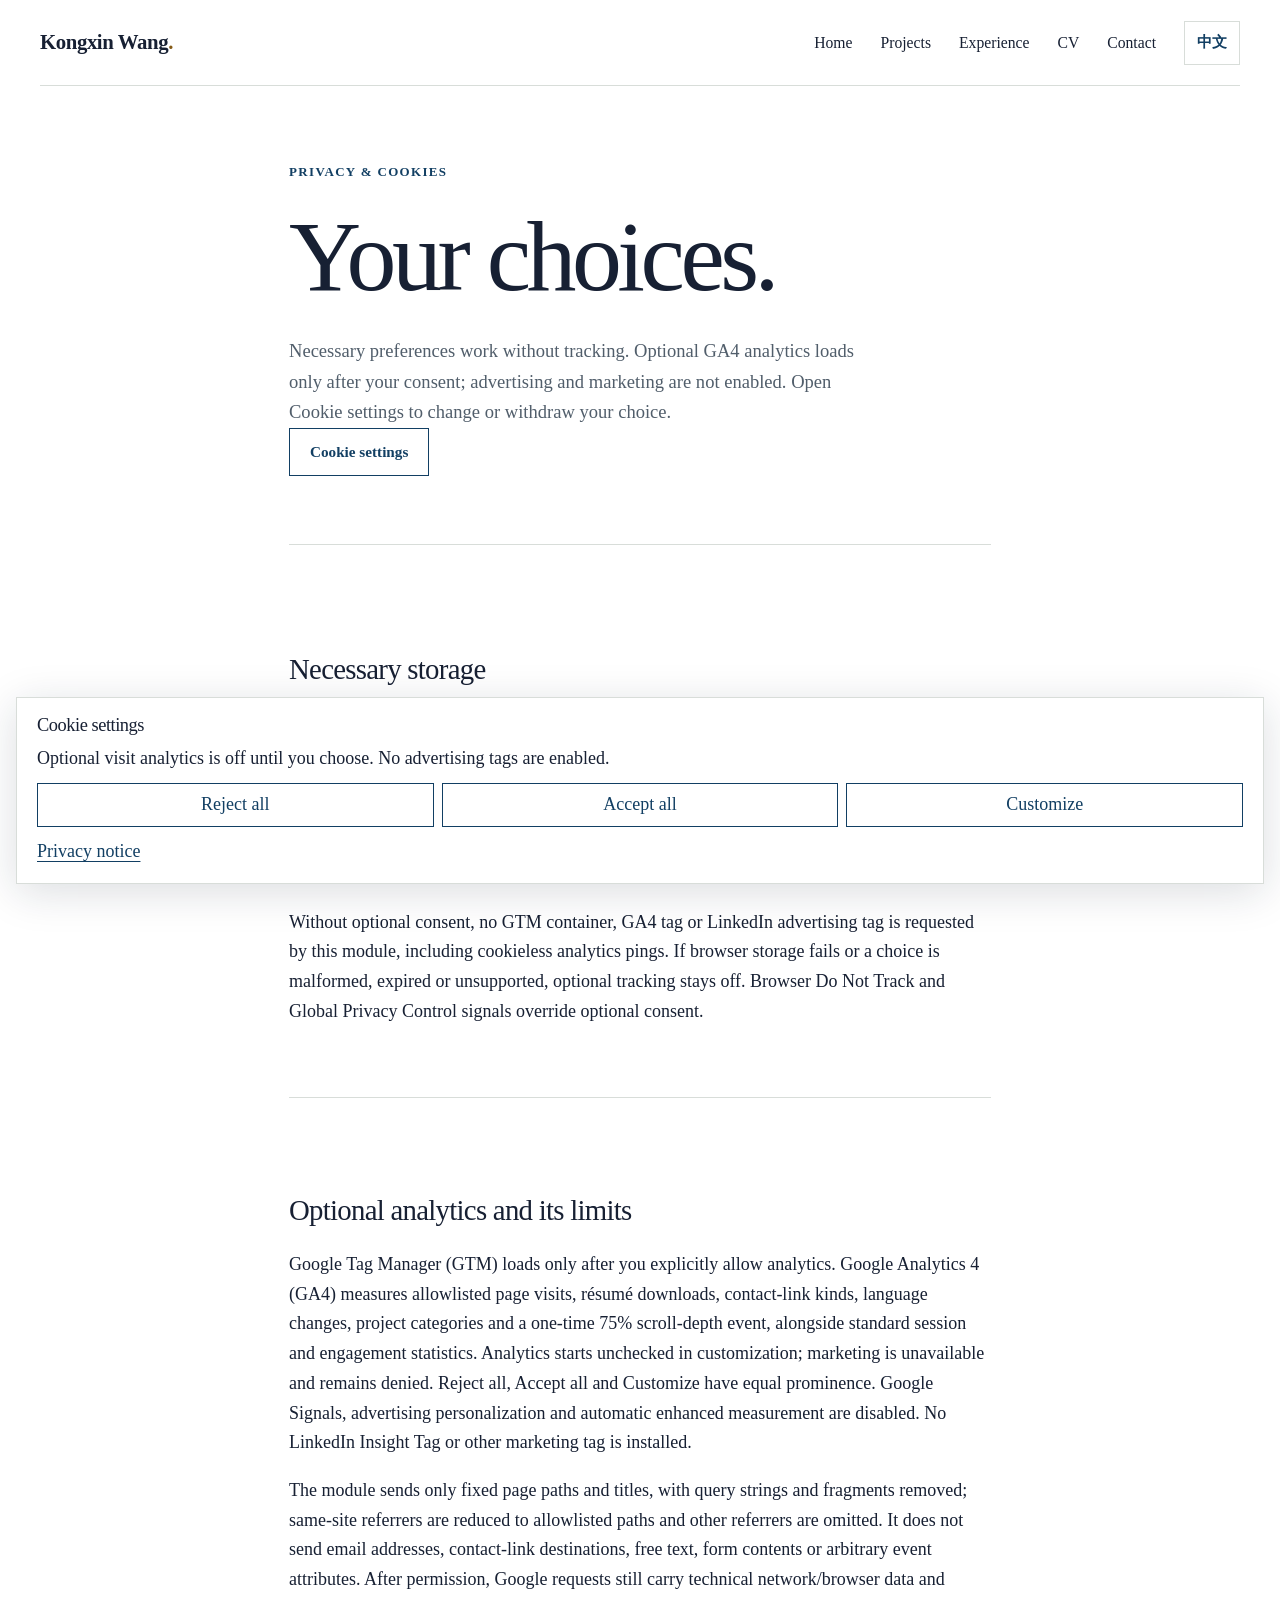
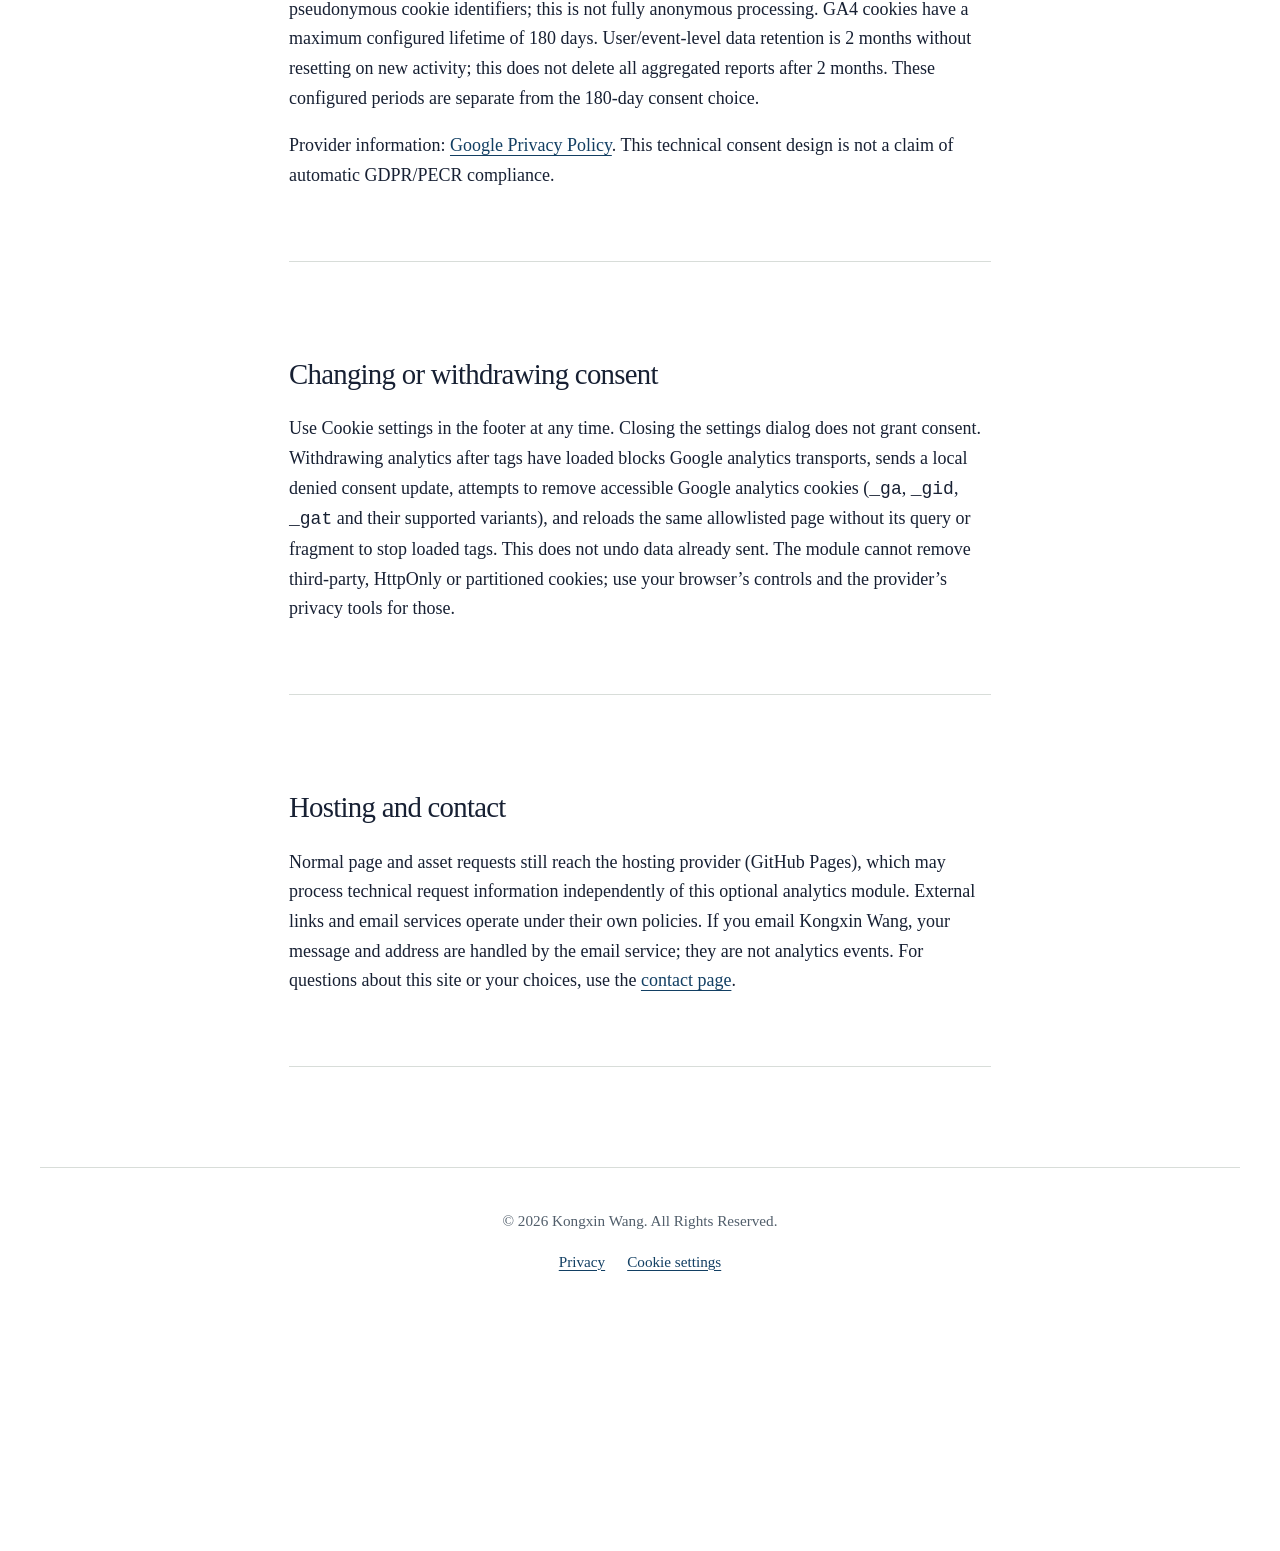
<file: privacy.html>
<!doctype html>
<html lang="en" class="lang-en" data-title-en="Privacy | Kongxin Wang" data-title-zh="隐私｜王孔鑫">
<head>
  <meta charset="UTF-8">
  <meta name="viewport" content="width=device-width, initial-scale=1.0">
  <title>Privacy | Kongxin Wang</title>
  <meta name="description" content="Privacy and cookie choices for Kongxin Wang’s bilingual portfolio: necessary storage and optional consent-based GA4 analytics. Advertising tags are not enabled.">
  <meta name="author" content="Kongxin Wang">
  <link rel="canonical" href="https://kongxinwang.com/privacy.html">
  <meta property="og:title" content="Privacy | Kongxin Wang">
  <meta property="og:description" content="Necessary storage and optional consent-based GA4 analytics. No advertising tags.">
  <meta property="og:type" content="website">
  <meta property="og:url" content="https://kongxinwang.com/privacy.html">
  <meta property="og:image" content="https://kongxinwang.com/assets/og-kongxin-wang.jpg">
  <meta property="og:image:secure_url" content="https://kongxinwang.com/assets/og-kongxin-wang.jpg">
  <meta property="og:image:type" content="image/jpeg">
  <meta property="og:image:width" content="1200">
  <meta property="og:image:height" content="630">
  <meta property="og:image:alt" content="Kongxin Wang — Financial Mathematics and Data Analytics">
  <meta name="twitter:card" content="summary_large_image">
  <meta name="twitter:image" content="https://kongxinwang.com/assets/og-kongxin-wang.jpg">
  <meta name="twitter:image:alt" content="Kongxin Wang — Financial Mathematics and Data Analytics">
  <meta name="theme-color" content="#123f63">
  <link rel="stylesheet" href="style.css?v=5e14bac7de09">
  <link rel="icon" href="assets/favicon.svg" type="image/svg+xml">
  <script>document.documentElement.classList.add('js');(()=>{let l='en';try{l=localStorage.getItem('kw_lang')==='zh'?'zh':'en'}catch{}const r=document.documentElement;r.classList.toggle('lang-en',l==='en');r.classList.toggle('lang-zh',l==='zh');r.lang=l==='zh'?'zh-CN':'en'})();</script>
</head>
<body>
  <a class="skip-link" href="#main-content"><span class="lang-en" lang="en">Skip to content</span><span class="lang-zh" lang="zh-CN">跳至正文</span></a>
  <header class="top-header"><a class="logo" href="index.html" aria-label="Kongxin Wang home"><span class="lang-en" lang="en">Kongxin Wang</span><span class="lang-zh" lang="zh-CN">王孔鑫</span></a><button class="nav-toggle" type="button" aria-label="Open navigation" aria-controls="site-navigation" aria-expanded="false">Menu</button><nav class="top-nav" id="site-navigation" aria-label="Primary navigation"><a href="index.html"><span class="lang-en" lang="en">Home</span><span class="lang-zh" lang="zh-CN">首页</span></a><a href="projects.html"><span class="lang-en" lang="en">Projects</span><span class="lang-zh" lang="zh-CN">项目</span></a><a href="experience.html"><span class="lang-en" lang="en">Experience</span><span class="lang-zh" lang="zh-CN">经历</span></a><a href="cv.html"><span class="lang-en" lang="en">CV</span><span class="lang-zh" lang="zh-CN">简历</span></a><a href="contact.html"><span class="lang-en" lang="en">Contact</span><span class="lang-zh" lang="zh-CN">联系</span></a><button class="lang-toggle" type="button" aria-label="切换至中文"><span class="lang-en" lang="en">中文</span><span class="lang-zh" lang="zh-CN">EN</span></button></nav></header>
  <main id="main-content" class="container subpage privacy-content">
    <header class="page-header">
      <p class="eyebrow"><span class="lang-en" lang="en">Privacy &amp; cookies</span><span class="lang-zh" lang="zh-CN">隐私与 Cookie</span></p>
      <h1><span class="lang-en" lang="en">Your choices.</span><span class="lang-zh" lang="zh-CN">由你选择。</span></h1>
      <p class="page-lead"><span class="lang-en" lang="en">Necessary preferences work without tracking. Optional GA4 analytics loads only after your consent; advertising and marketing are not enabled. Open Cookie settings to change or withdraw your choice.</span><span class="lang-zh" lang="zh-CN">必要偏好设置不依赖追踪。可选 GA4 分析仅在你同意后加载，广告与营销未启用。打开 Cookie 设置可更改或撤回选择。</span></p>
      <p><button class="button button-secondary" type="button" data-cookie-settings><span class="lang-en" lang="en">Cookie settings</span><span class="lang-zh" lang="zh-CN">Cookie 设置</span></button></p>
    </header>
    <section class="content-section">
      <h2><span class="lang-en" lang="en">Necessary storage</span><span class="lang-zh" lang="zh-CN">必要存储</span></h2>
      <p><span class="lang-en" lang="en">This portfolio stores your selected language in <code>kw_lang</code> and your consent choice in <code>kw_consent</code> in your browser’s local storage. A temporary <code>kw_consent_probe</code> checks whether storage works, then is removed. These entries are not advertising identifiers and are not sent to analytics by this module. Language storage lasts until you clear or replace it. Consent is versioned and valid for 180 days (approximately six months); after expiry a new choice is required. An expired record may remain on your device until it is replaced or cleared.</span><span class="lang-zh" lang="zh-CN">本站在浏览器本地存储中使用 <code>kw_lang</code> 记住语言、使用 <code>kw_consent</code> 记住同意选择。临时的 <code>kw_consent_probe</code> 用于检查存储可用性，随后即删除。这些条目不是广告标识，本模块不会将其发送给分析服务。语言设置保留至你清除或替换。同意记录包含版本，有效期为 180 天（约六个月）；到期后需重新选择。失效记录可能保留在设备上，直到被替换或清除。</span></p>
      <p><span class="lang-en" lang="en">Without optional consent, no GTM container, GA4 tag or LinkedIn advertising tag is requested by this module, including cookieless analytics pings. If browser storage fails or a choice is malformed, expired or unsupported, optional tracking stays off. Browser Do Not Track and Global Privacy Control signals override optional consent.</span><span class="lang-zh" lang="zh-CN">未经可选同意，本模块不请求 GTM 容器、GA4 标签或 LinkedIn 广告标签，也不发送无 Cookie 分析请求。浏览器存储失败，或选择记录损坏、过期、版本不兼容时，可选追踪保持关闭。浏览器 Do Not Track 与 Global Privacy Control 隐私信号优先于可选同意。</span></p>
    </section>
    <section class="content-section">
      <h2><span class="lang-en" lang="en">Optional analytics and its limits</span><span class="lang-zh" lang="zh-CN">可选分析及其边界</span></h2>
      <p><span class="lang-en" lang="en">Google Tag Manager (GTM) loads only after you explicitly allow analytics. Google Analytics 4 (GA4) measures allowlisted page visits, résumé downloads, contact-link kinds, language changes, project categories and a one-time 75% scroll-depth event, alongside standard session and engagement statistics. Analytics starts unchecked in customization; marketing is unavailable and remains denied. Reject all, Accept all and Customize have equal prominence. Google Signals, advertising personalization and automatic enhanced measurement are disabled. No LinkedIn Insight Tag or other marketing tag is installed.</span><span class="lang-zh" lang="zh-CN">Google Tag Manager（GTM）仅在你明确允许分析后加载。Google Analytics 4（GA4）统计白名单页面访问、简历下载、联系链接类型、语言切换、项目类别和每页一次的 75% 滚动深度事件，以及标准会话和参与度指标。自定义中的分析项默认不勾选；营销选项不可用并始终拒绝。「全部拒绝」「全部接受」「自定义」具有同等显著性。Google Signals、广告个性化与自动增强型衡量均已关闭；未安装 LinkedIn Insight Tag 或其他营销标签。</span></p>
      <p><span class="lang-en" lang="en">The module sends only fixed page paths and titles, with query strings and fragments removed; same-site referrers are reduced to allowlisted paths and other referrers are omitted. It does not send email addresses, contact-link destinations, free text, form contents or arbitrary event attributes. After permission, Google requests still carry technical network/browser data and pseudonymous cookie identifiers; this is not fully anonymous processing. GA4 cookies have a maximum configured lifetime of 180 days. User/event-level data retention is 2 months without resetting on new activity; this does not delete all aggregated reports after 2 months. These configured periods are separate from the 180-day consent choice.</span><span class="lang-zh" lang="zh-CN">本模块仅发送固定页面路径和标题，去除查询参数与片段；站内来源页仅保留白名单路径，其他来源不传递。本模块不发送邮箱地址、联系链接目标、自由文本、表单内容或任意事件属性。获得允许后，Google 请求仍会包含网络／浏览器技术信息及 Cookie 随机标识，不代表完全匿名处理。GA4 Cookie 配置的最长有效期为 180 天。用户／事件级明细保留为 2 个月，不因新活动重置；这不等于所有汇总报表会在 2 个月后删除。这些期限与本站 180 天的同意选择有效期是独立设置。</span></p>
      <p><span class="lang-en" lang="en">Provider information: <a href="https://policies.google.com/privacy" rel="noopener noreferrer">Google Privacy Policy</a>. This technical consent design is not a claim of automatic GDPR/PECR compliance.</span><span class="lang-zh" lang="zh-CN">服务商说明：<a href="https://policies.google.com/privacy" rel="noopener noreferrer">Google 隐私政策</a>。本技术同意机制不代表自动满足 GDPR／PECR 的全部要求。</span></p>
    </section>
    <section class="content-section">
      <h2><span class="lang-en" lang="en">Changing or withdrawing consent</span><span class="lang-zh" lang="zh-CN">更改或撤回同意</span></h2>
      <p><span class="lang-en" lang="en">Use Cookie settings in the footer at any time. Closing the settings dialog does not grant consent. Withdrawing analytics after tags have loaded blocks Google analytics transports, sends a local denied consent update, attempts to remove accessible Google analytics cookies (<code>_ga</code>, <code>_gid</code>, <code>_gat</code> and their supported variants), and reloads the same allowlisted page without its query or fragment to stop loaded tags. This does not undo data already sent. The module cannot remove third-party, HttpOnly or partitioned cookies; use your browser’s controls and the provider’s privacy tools for those.</span><span class="lang-zh" lang="zh-CN">你可随时使用页脚的 Cookie 设置。关闭设置窗口不代表同意。在标签加载后撤回分析同意，会阻断 Google 分析发送通道、在本地更新拒绝同意状态，尝试删除可访问的 Google 分析 Cookie（<code>_ga</code>、<code>_gid</code>、<code>_gat</code> 及支持的变体），并重新加载同一白名单页面，去除查询参数与片段，以停止已加载标签。这不会撤回已经发送的数据。本模块无法删除第三方、HttpOnly 或分区 Cookie；请使用浏览器设置及服务商隐私工具处理。</span></p>
    </section>
    <section class="content-section">
      <h2><span class="lang-en" lang="en">Hosting and contact</span><span class="lang-zh" lang="zh-CN">托管与联系</span></h2>
      <p><span class="lang-en" lang="en">Normal page and asset requests still reach the hosting provider (GitHub Pages), which may process technical request information independently of this optional analytics module. External links and email services operate under their own policies. If you email Kongxin Wang, your message and address are handled by the email service; they are not analytics events. For questions about this site or your choices, use the <a href="contact.html">contact page</a>.</span><span class="lang-zh" lang="zh-CN">正常页面和资源请求仍会到达托管服务 GitHub Pages；托管服务可能独立于可选分析模块处理请求技术信息。外部链接与邮件服务适用各自政策。若给王孔鑫发送邮件，邮件内容和地址由邮件服务处理，不属于分析事件。如对本站或隐私选择有疑问，请使用<a href="contact.html">联系页面</a>。</span></p>
    </section>
    <noscript><p>JavaScript is disabled: this consent module cannot load optional tracking. / JavaScript 已关闭：本同意模块无法加载可选追踪。</p></noscript>
  </main>
  <footer><p>© 2026 Kongxin Wang. All Rights Reserved.</p><p class="footer-settings"><a href="privacy.html"><span class="lang-en" lang="en">Privacy</span><span class="lang-zh" lang="zh-CN">隐私说明</span></a><button type="button" data-cookie-settings><span class="lang-en" lang="en">Cookie settings</span><span class="lang-zh" lang="zh-CN">Cookie 设置</span></button></p></footer>
  <script src="script.js?v=cb835e9f683e"></script>
  <script src="analytics-config.js?v=f0a68967a64f"></script>
  <script src="consent.js?v=d5cfd4b4f303"></script>
</body>
</html>
</file>
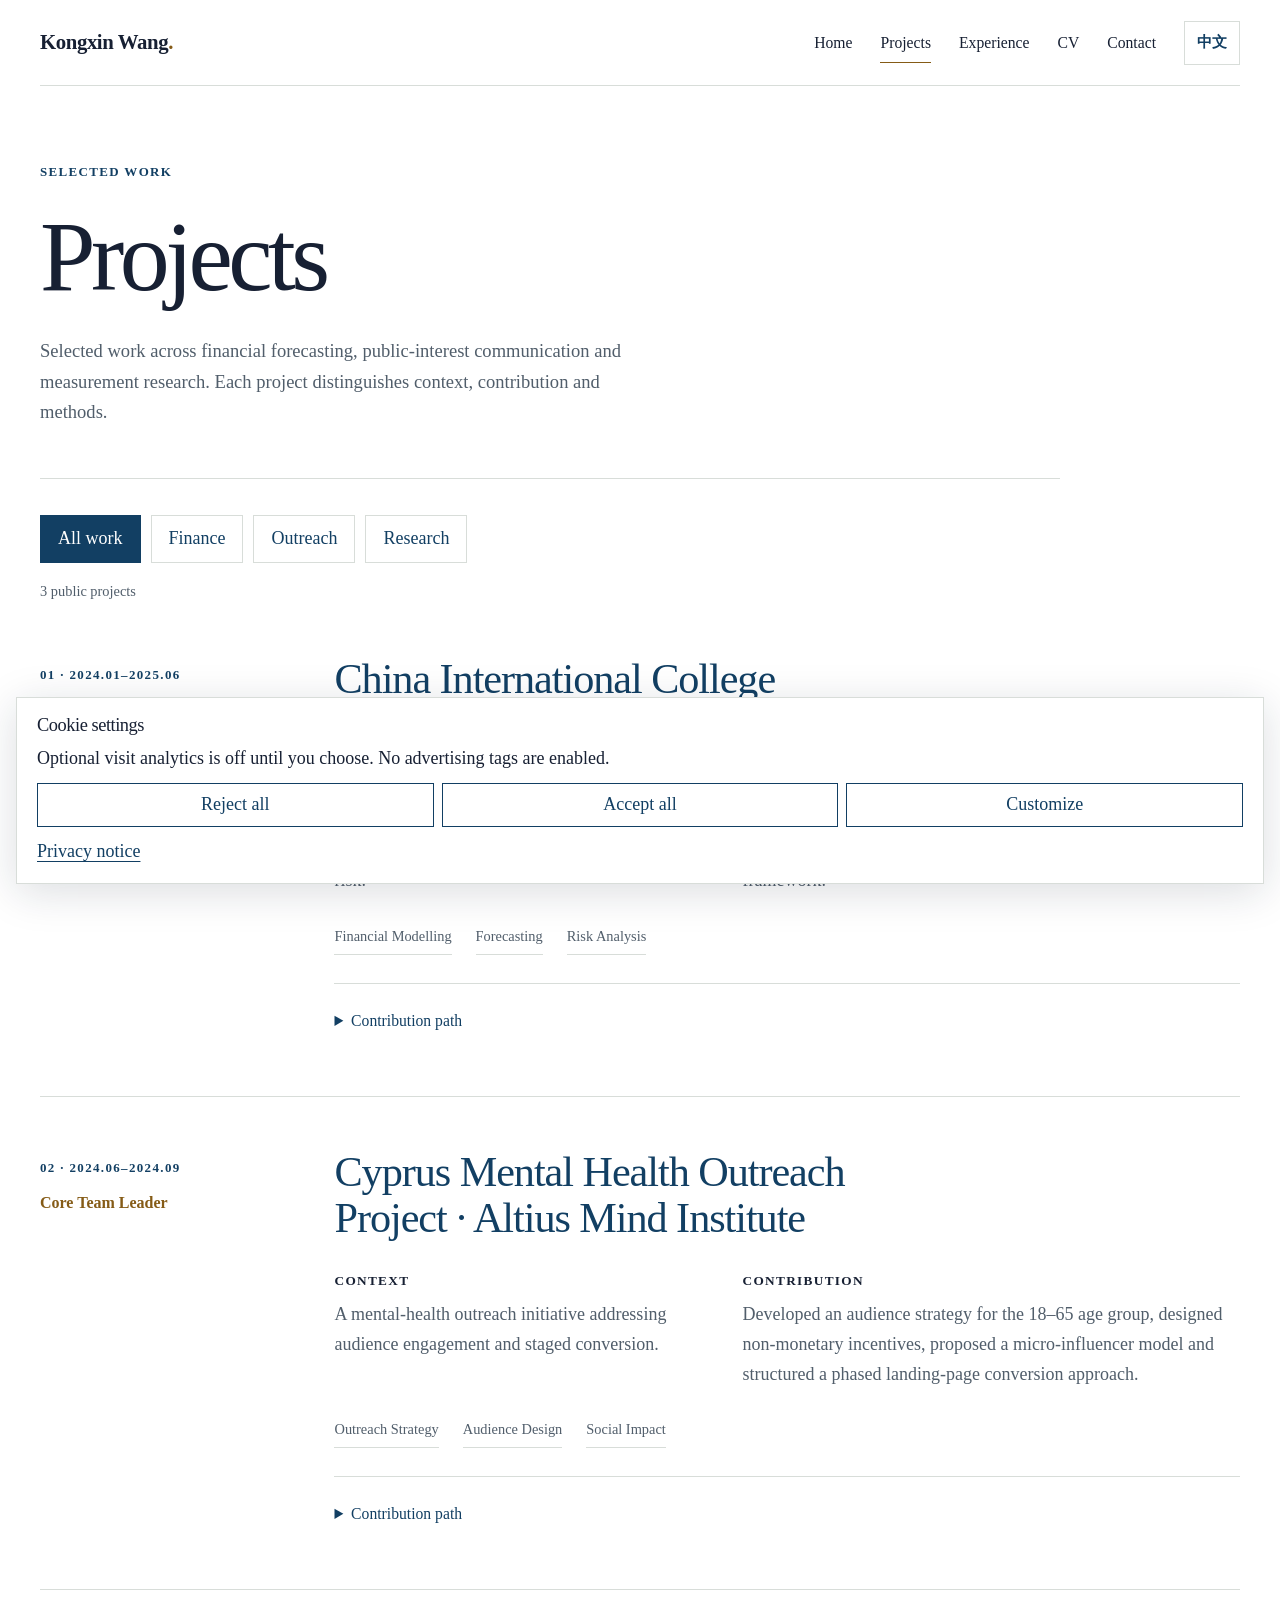
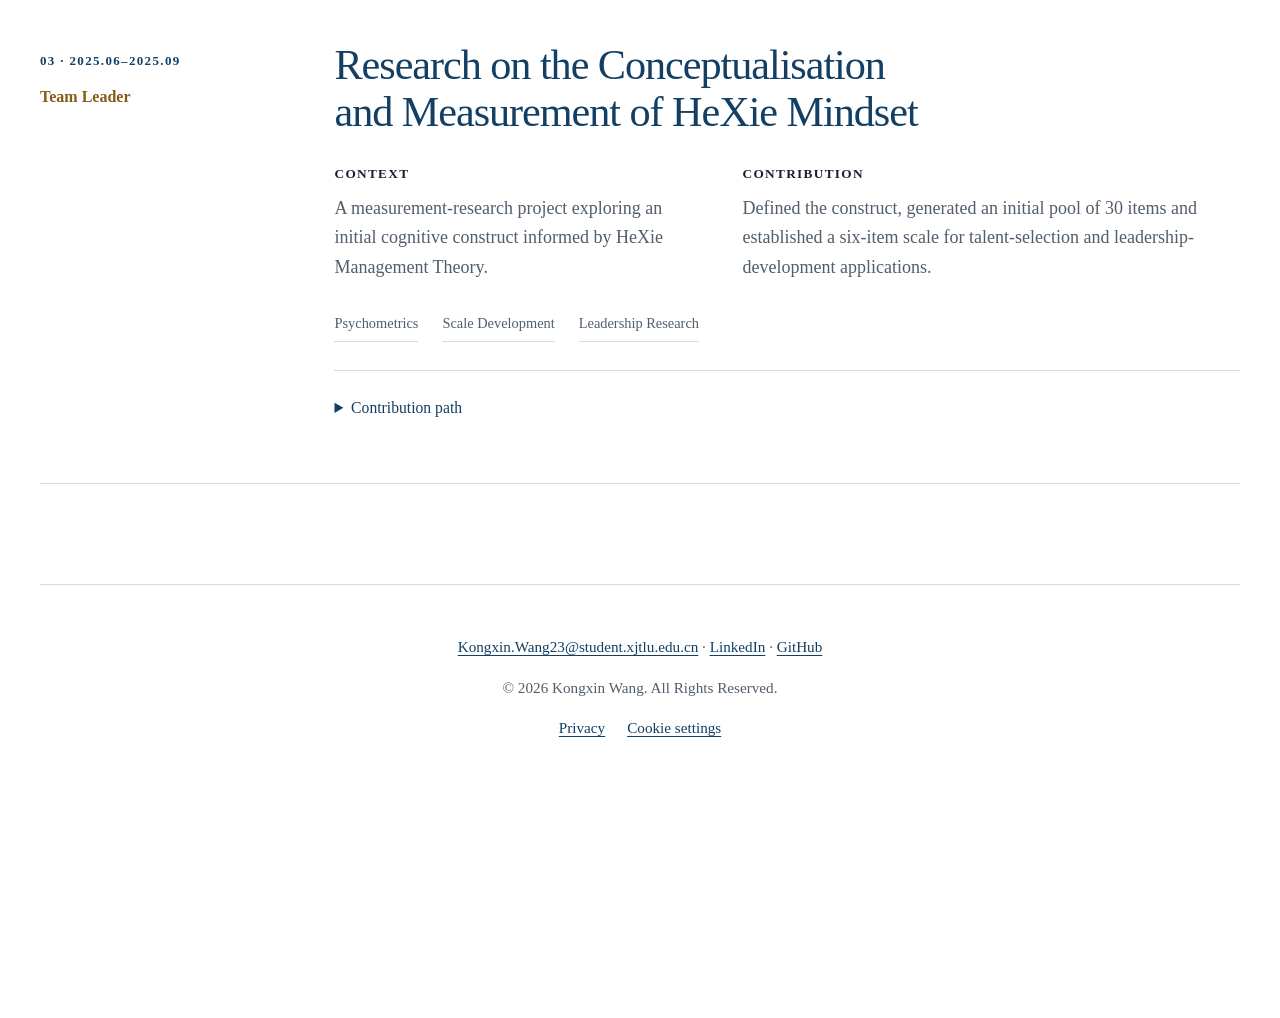
<file: projects.html>
<!doctype html>
<html lang="en" class="lang-en" data-title-en="Projects | Kongxin Wang" data-title-zh="项目｜王孔鑫">
<head>
  <meta charset="UTF-8">
  <meta name="viewport" content="width=device-width, initial-scale=1.0">
  <title>Projects | Kongxin Wang</title>
  <meta name="description" content="Selected projects by Kongxin Wang in financial forecasting, mental-health outreach strategy and HeXie Mindset measurement research.">
  <meta name="author" content="Kongxin Wang">
  <link rel="canonical" href="https://kongxinwang.com/projects.html">
  <meta property="og:title" content="Projects | Kongxin Wang">
  <meta property="og:description" content="Financial forecasting · Outreach strategy · Measurement research">
  <meta property="og:type" content="website">
  <meta property="og:url" content="https://kongxinwang.com/projects.html">
  <meta property="og:image" content="https://kongxinwang.com/assets/og-kongxin-wang.jpg">
  <meta property="og:image:secure_url" content="https://kongxinwang.com/assets/og-kongxin-wang.jpg">
  <meta property="og:image:type" content="image/jpeg">
  <meta property="og:image:width" content="1200">
  <meta property="og:image:height" content="630">
  <meta property="og:image:alt" content="Kongxin Wang — Financial Mathematics and Data Analytics">
  <meta name="twitter:card" content="summary_large_image">
  <meta name="twitter:image" content="https://kongxinwang.com/assets/og-kongxin-wang.jpg">
  <meta name="twitter:image:alt" content="Kongxin Wang — Financial Mathematics and Data Analytics">
  <meta name="theme-color" content="#123f63">
  <link rel="stylesheet" href="style.css?v=5e14bac7de09">
  <link rel="icon" href="assets/favicon.svg" type="image/svg+xml">
  <script>document.documentElement.classList.add('js');(()=>{let l='en';try{l=localStorage.getItem('kw_lang')==='zh'?'zh':'en'}catch{}const r=document.documentElement;r.classList.toggle('lang-en',l==='en');r.classList.toggle('lang-zh',l==='zh');r.lang=l==='zh'?'zh-CN':'en'})();</script>
</head>
<body>
  <a class="skip-link" href="#main-content"><span class="lang-en" lang="en">Skip to content</span><span class="lang-zh" lang="zh-CN">跳至正文</span></a>
  <header class="top-header"><a class="logo" href="index.html" aria-label="Kongxin Wang home"><span class="lang-en" lang="en">Kongxin Wang</span><span class="lang-zh" lang="zh-CN">王孔鑫</span></a><button class="nav-toggle" type="button" aria-label="Open navigation" aria-controls="site-navigation" aria-expanded="false">Menu</button><nav class="top-nav" id="site-navigation" aria-label="Primary navigation"><a href="index.html"><span class="lang-en" lang="en">Home</span><span class="lang-zh" lang="zh-CN">首页</span></a><a href="projects.html" class="active" aria-current="page"><span class="lang-en" lang="en">Projects</span><span class="lang-zh" lang="zh-CN">项目</span></a><a href="experience.html"><span class="lang-en" lang="en">Experience</span><span class="lang-zh" lang="zh-CN">经历</span></a><a href="cv.html"><span class="lang-en" lang="en">CV</span><span class="lang-zh" lang="zh-CN">简历</span></a><a href="contact.html"><span class="lang-en" lang="en">Contact</span><span class="lang-zh" lang="zh-CN">联系</span></a><button class="lang-toggle" type="button" aria-label="切换至中文"><span class="lang-en" lang="en">中文</span><span class="lang-zh" lang="zh-CN">EN</span></button></nav></header>
  <main id="main-content" class="container subpage">
    <header class="page-header"><p class="eyebrow"><span class="lang-en" lang="en">Selected work</span><span class="lang-zh" lang="zh-CN">精选项目</span></p><h1><span class="lang-en" lang="en">Projects</span><span class="lang-zh" lang="zh-CN">项目</span></h1><p class="page-lead"><span class="lang-en" lang="en">Selected work across financial forecasting, public-interest communication and measurement research. Each project distinguishes context, contribution and methods.</span><span class="lang-zh" lang="zh-CN">项目覆盖财务预测、公共利益传播与测量研究；每项内容区分项目背景、个人贡献与方法。</span></p></header>
    <div class="project-filters" role="group" aria-label="Project categories" hidden><button type="button" data-filter="all" aria-pressed="true"><span class="lang-en" lang="en">All work</span><span class="lang-zh" lang="zh-CN">全部</span></button><button type="button" data-filter="finance" aria-pressed="false"><span class="lang-en" lang="en">Finance</span><span class="lang-zh" lang="zh-CN">财务</span></button><button type="button" data-filter="outreach" aria-pressed="false"><span class="lang-en" lang="en">Outreach</span><span class="lang-zh" lang="zh-CN">传播</span></button><button type="button" data-filter="research" aria-pressed="false"><span class="lang-en" lang="en">Research</span><span class="lang-zh" lang="zh-CN">研究</span></button></div><p class="filter-status" aria-live="polite" aria-atomic="true"></p>
    <section class="project-stack" aria-label="Selected projects">
      <article class="project-card" id="financial-forecasting" data-category="finance"><div class="project-meta"><p class="eyebrow">01 · 2024.01–2025.06</p><p class="role"><span class="lang-en" lang="en">Project Finance Leader</span><span class="lang-zh" lang="zh-CN">项目财务负责人</span></p></div><div class="project-content"><h2>China International College Students’ Innovation Competition</h2><div class="project-grid"><div><h3><span class="lang-en" lang="en">Context</span><span class="lang-zh" lang="zh-CN">项目背景</span></h3><p><span class="lang-en" lang="en">A venture-planning project requiring an integrated view of revenue, cost, cash flow, financing and risk.</span><span class="lang-zh" lang="zh-CN">面向创业规划，需综合分析收入、成本、现金流、融资与风险。</span></p></div><div><h3><span class="lang-en" lang="en">Contribution</span><span class="lang-zh" lang="zh-CN">个人贡献</span></h3><p><span class="lang-en" lang="en">Built one- to three-year financial forecast models; supported financing-plan design and developed a risk early-warning framework.</span><span class="lang-zh" lang="zh-CN">构建一至三年财务预测模型，支持融资方案设计，并搭建风险预警框架。</span></p></div></div><div class="tag-row"><span>Financial Modelling</span><span>Forecasting</span><span>Risk Analysis</span></div><details class="case-note"><summary><span class="lang-en" lang="en">Contribution path</span><span class="lang-zh" lang="zh-CN">贡献路径</span></summary><ol class="case-map"><li><span class="card-index" aria-hidden="true">01</span><h3><span class="lang-en" lang="en">Forecast</span><span class="lang-zh" lang="zh-CN">财务预测</span></h3><p><span class="lang-en" lang="en">One- to three-year models</span><span class="lang-zh" lang="zh-CN">一至三年预测模型</span></p></li><li><span class="card-index" aria-hidden="true">02</span><h3><span class="lang-en" lang="en">Finance</span><span class="lang-zh" lang="zh-CN">融资规划</span></h3><p><span class="lang-en" lang="en">Financing-plan support</span><span class="lang-zh" lang="zh-CN">支持融资方案设计</span></p></li><li><span class="card-index" aria-hidden="true">03</span><h3><span class="lang-en" lang="en">Risk</span><span class="lang-zh" lang="zh-CN">风险识别</span></h3><p><span class="lang-en" lang="en">Early-warning framework</span><span class="lang-zh" lang="zh-CN">风险预警框架</span></p></li></ol><p class="case-disclaimer"><span class="lang-en" lang="en">A schematic of the public project notes—not an internal report, a performance chart or an impact claim.</span><span class="lang-zh" lang="zh-CN">根据公开项目说明绘制的路径示意，不是内部报告、业绩图表或效果声明。</span></p></details></div></article>
      <article class="project-card" id="mental-health-outreach" data-category="outreach"><div class="project-meta"><p class="eyebrow">02 · 2024.06–2024.09</p><p class="role"><span class="lang-en" lang="en">Core Team Leader</span><span class="lang-zh" lang="zh-CN">核心团队负责人</span></p></div><div class="project-content"><h2>Cyprus Mental Health Outreach Project · Altius Mind Institute</h2><div class="project-grid"><div><h3><span class="lang-en" lang="en">Context</span><span class="lang-zh" lang="zh-CN">项目背景</span></h3><p><span class="lang-en" lang="en">A mental-health outreach initiative addressing audience engagement and staged conversion.</span><span class="lang-zh" lang="zh-CN">面向心理健康公益传播，重点解决受众触达与分阶段转化问题。</span></p></div><div><h3><span class="lang-en" lang="en">Contribution</span><span class="lang-zh" lang="zh-CN">个人贡献</span></h3><p><span class="lang-en" lang="en">Developed an audience strategy for the 18–65 age group, designed non-monetary incentives, proposed a micro-influencer model and structured a phased landing-page conversion approach.</span><span class="lang-zh" lang="zh-CN">面向 18–65 岁人群制定受众策略，设计非货币激励机制，提出微影响者传播模型，并规划分阶段落地页转化方案。</span></p></div></div><div class="tag-row"><span>Outreach Strategy</span><span>Audience Design</span><span>Social Impact</span></div><details class="case-note"><summary><span class="lang-en" lang="en">Contribution path</span><span class="lang-zh" lang="zh-CN">贡献路径</span></summary><ol class="case-map"><li><span class="card-index" aria-hidden="true">01</span><h3><span class="lang-en" lang="en">Audience</span><span class="lang-zh" lang="zh-CN">受众</span></h3><p><span class="lang-en" lang="en">Strategy for ages 18–65</span><span class="lang-zh" lang="zh-CN">18–65 岁受众策略</span></p></li><li><span class="card-index" aria-hidden="true">02</span><h3><span class="lang-en" lang="en">Engagement</span><span class="lang-zh" lang="zh-CN">参与</span></h3><p><span class="lang-en" lang="en">Non-monetary incentives and micro-influencers</span><span class="lang-zh" lang="zh-CN">非货币激励与微影响者传播</span></p></li><li><span class="card-index" aria-hidden="true">03</span><h3><span class="lang-en" lang="en">Conversion</span><span class="lang-zh" lang="zh-CN">转化</span></h3><p><span class="lang-en" lang="en">Phased landing-page approach</span><span class="lang-zh" lang="zh-CN">分阶段落地页方案</span></p></li></ol><p class="case-disclaimer"><span class="lang-en" lang="en">A schematic of the public project notes—not an internal report, a performance chart or an impact claim.</span><span class="lang-zh" lang="zh-CN">根据公开项目说明绘制的路径示意，不是内部报告、业绩图表或效果声明。</span></p></details></div></article>
      <article class="project-card" id="measurement-research" data-category="research"><div class="project-meta"><p class="eyebrow">03 · 2025.06–2025.09</p><p class="role"><span class="lang-en" lang="en">Team Leader</span><span class="lang-zh" lang="zh-CN">团队负责人</span></p></div><div class="project-content"><h2><span class="lang-en" lang="en">Research on the Conceptualisation and Measurement of HeXie Mindset</span><span class="lang-zh" lang="zh-CN">HeXie Mindset 概念化与测量研究</span></h2><div class="project-grid"><div><h3><span class="lang-en" lang="en">Context</span><span class="lang-zh" lang="zh-CN">项目背景</span></h3><p><span class="lang-en" lang="en">A measurement-research project exploring an initial cognitive construct informed by HeXie Management Theory.</span><span class="lang-zh" lang="zh-CN">基于和谐管理理论，探索一个初始认知构念的测量研究项目。</span></p></div><div><h3><span class="lang-en" lang="en">Contribution</span><span class="lang-zh" lang="zh-CN">个人贡献</span></h3><p><span class="lang-en" lang="en">Defined the construct, generated an initial pool of 30 items and established a six-item scale for talent-selection and leadership-development applications.</span><span class="lang-zh" lang="zh-CN">定义构念，生成 30 个初始题项，并形成可服务于人才选拔与领导力发展的 6 题项量表。</span></p></div></div><div class="tag-row"><span>Psychometrics</span><span>Scale Development</span><span>Leadership Research</span></div><details class="case-note"><summary><span class="lang-en" lang="en">Contribution path</span><span class="lang-zh" lang="zh-CN">贡献路径</span></summary><ol class="case-map"><li><span class="card-index" aria-hidden="true">01</span><h3><span class="lang-en" lang="en">Construct</span><span class="lang-zh" lang="zh-CN">构念</span></h3><p><span class="lang-en" lang="en">Define HeXie Mindset</span><span class="lang-zh" lang="zh-CN">定义 HeXie Mindset</span></p></li><li><span class="card-index" aria-hidden="true">02</span><h3><span class="lang-en" lang="en">Item pool</span><span class="lang-zh" lang="zh-CN">题项池</span></h3><p><span class="lang-en" lang="en">30 initial items</span><span class="lang-zh" lang="zh-CN">30 个初始题项</span></p></li><li><span class="card-index" aria-hidden="true">03</span><h3><span class="lang-en" lang="en">Scale</span><span class="lang-zh" lang="zh-CN">量表</span></h3><p><span class="lang-en" lang="en">A six-item scale</span><span class="lang-zh" lang="zh-CN">6 题项量表</span></p></li></ol><p class="case-disclaimer"><span class="lang-en" lang="en">A schematic of the public project notes—not an internal report, a performance chart or an impact claim.</span><span class="lang-zh" lang="zh-CN">根据公开项目说明绘制的路径示意，不是内部报告、业绩图表或效果声明。</span></p></details></div></article>
    </section>
  </main>
  <footer><p><a href="mailto:Kongxin.Wang23@student.xjtlu.edu.cn">Kongxin.Wang23@student.xjtlu.edu.cn</a><span aria-hidden="true"> · </span><a href="https://www.linkedin.com/in/wangkongxin/" target="_blank" rel="noopener noreferrer">LinkedIn</a><span aria-hidden="true"> · </span><a href="https://github.com/SindeyWang" target="_blank" rel="noopener noreferrer">GitHub</a></p><p>© 2026 Kongxin Wang. All Rights Reserved.</p><p class="footer-settings"><a href="privacy.html"><span class="lang-en" lang="en">Privacy</span><span class="lang-zh" lang="zh-CN">隐私说明</span></a><button type="button" data-cookie-settings><span class="lang-en" lang="en">Cookie settings</span><span class="lang-zh" lang="zh-CN">Cookie 设置</span></button></p></footer>
  <script src="script.js?v=cb835e9f683e"></script>
  <script src="analytics-config.js?v=f0a68967a64f"></script>
  <script src="consent.js?v=d5cfd4b4f303"></script>
</body>
</html>
</file>
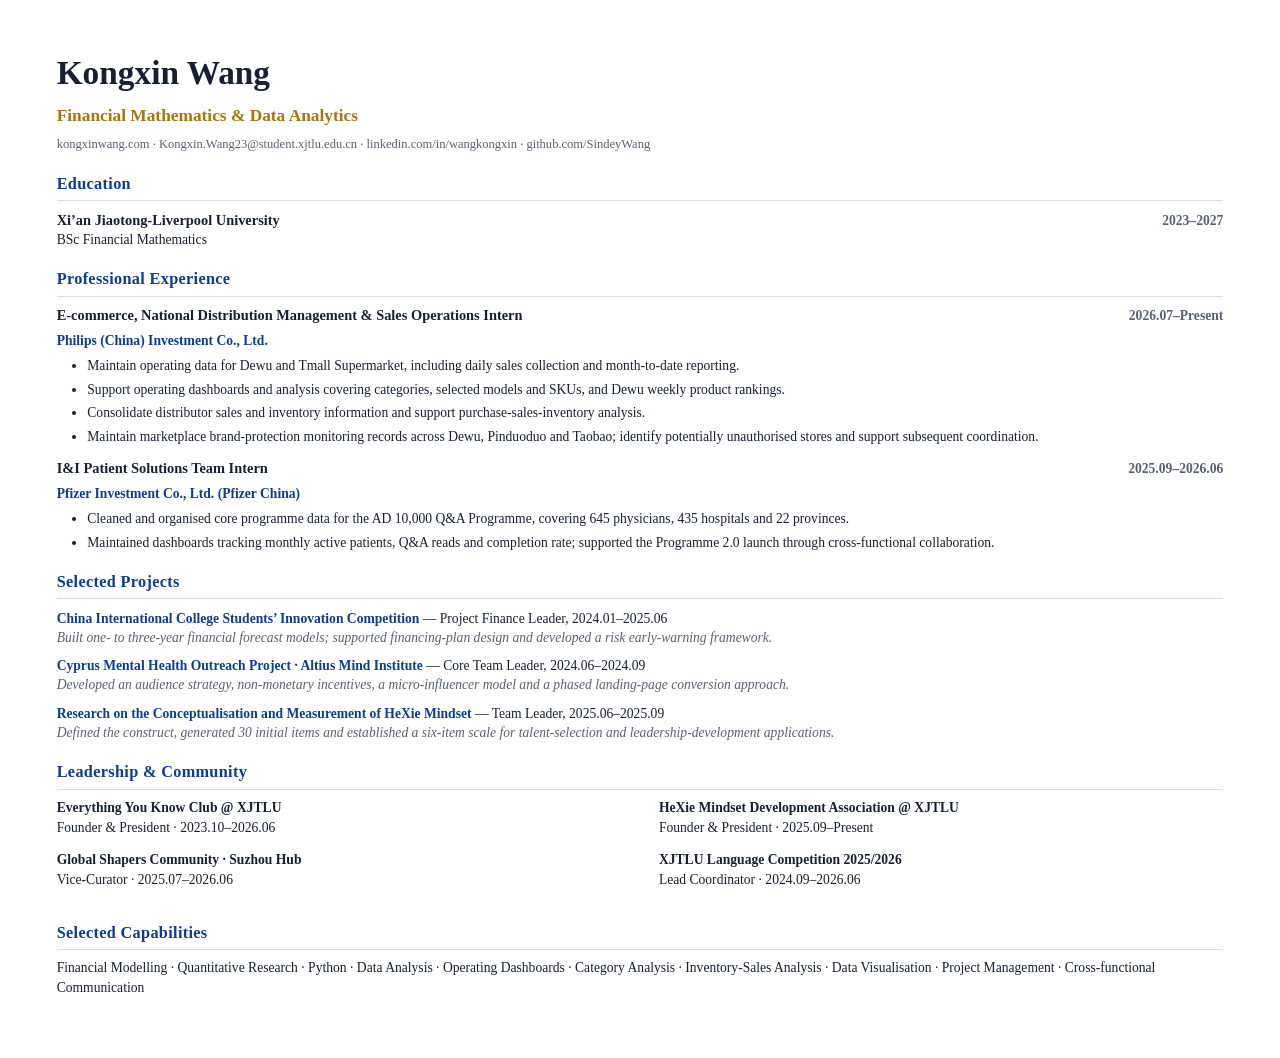
<file: tools/p2/resume_en.html>
<!doctype html>
<html lang="en">
<head>
  <meta charset="utf-8">
  <title>Kongxin Wang — Résumé</title>
  <style>
    @page { size: A4; margin: 14mm 15mm 14mm 15mm; }
    * { box-sizing: border-box; }
    body { color:#172033; font-family:"Times New Roman", "Liberation Serif", serif; font-size:10.2pt; line-height:1.42; margin:0; padding:13mm 15mm 16mm; }
    h1,h2,h3,p { margin-top:0; } h1 { font-size:25pt; margin-bottom:2mm; } h2 { color:#0b3d91; font-size:12.2pt; letter-spacing:.02em; margin:5mm 0 2.2mm; border-bottom:.65pt solid #d9deea; padding-bottom:1.2mm; } h3 { font-size:10.8pt; margin:0; }
    .subtitle { color:#a87510; font-size:13pt; font-weight:bold; margin-bottom:2mm; }
    .contact { color:#586174; font-size:9.4pt; margin-bottom:4mm; }
    .roleline { display:flex; justify-content:space-between; gap:12pt; align-items:baseline; } .period { color:#586174; white-space:nowrap; font-weight:bold; } .org { color:#0b3d91; font-weight:bold; margin:1.5mm 0; }
    ul { margin:1.4mm 0 2mm 4.6mm; padding-left:3.5mm; } li { margin:1.1mm 0; } .item { margin-bottom:3.2mm; } .project { margin:2.4mm 0; } .project strong { color:#0b3d91; } .tags { color:#586174; font-style:italic; }
    .columns { display:grid; grid-template-columns:1fr 1fr; gap:10mm; } .compact { margin:0; } a { color:#0b3d91; text-decoration:none; }
  </style>
</head>
<body>
  <h1>Kongxin Wang</h1>
  <p class="subtitle">Financial Mathematics &amp; Data Analytics</p>
  <p class="contact">kongxinwang.com · Kongxin.Wang23@student.xjtlu.edu.cn · linkedin.com/in/wangkongxin · github.com/SindeyWang</p>

  <h2>Education</h2>
  <div class="roleline"><h3>Xi’an Jiaotong-Liverpool University</h3><span class="period">2023–2027</span></div>
  <p class="compact">BSc Financial Mathematics</p>

  <h2>Professional Experience</h2>
  <div class="item">
    <div class="roleline"><h3>E-commerce, National Distribution Management &amp; Sales Operations Intern</h3><span class="period">2026.07–Present</span></div>
    <p class="org">Philips (China) Investment Co., Ltd.</p>
    <ul><li>Maintain operating data for Dewu and Tmall Supermarket, including daily sales collection and month-to-date reporting.</li><li>Support operating dashboards and analysis covering categories, selected models and SKUs, and Dewu weekly product rankings.</li><li>Consolidate distributor sales and inventory information and support purchase-sales-inventory analysis.</li><li>Maintain marketplace brand-protection monitoring records across Dewu, Pinduoduo and Taobao; identify potentially unauthorised stores and support subsequent coordination.</li></ul>
  </div>
  <div class="item">
    <div class="roleline"><h3>I&amp;I Patient Solutions Team Intern</h3><span class="period">2025.09–2026.06</span></div>
    <p class="org">Pfizer Investment Co., Ltd. (Pfizer China)</p>
    <ul><li>Cleaned and organised core programme data for the AD 10,000 Q&amp;A Programme, covering 645 physicians, 435 hospitals and 22 provinces.</li><li>Maintained dashboards tracking monthly active patients, Q&amp;A reads and completion rate; supported the Programme 2.0 launch through cross-functional collaboration.</li></ul>
  </div>

  <h2>Selected Projects</h2>
  <div class="project"><strong>China International College Students’ Innovation Competition</strong> — Project Finance Leader, 2024.01–2025.06<br><span class="tags">Built one- to three-year financial forecast models; supported financing-plan design and developed a risk early-warning framework.</span></div>
  <div class="project"><strong>Cyprus Mental Health Outreach Project · Altius Mind Institute</strong> — Core Team Leader, 2024.06–2024.09<br><span class="tags">Developed an audience strategy, non-monetary incentives, a micro-influencer model and a phased landing-page conversion approach.</span></div>
  <div class="project"><strong>Research on the Conceptualisation and Measurement of HeXie Mindset</strong> — Team Leader, 2025.06–2025.09<br><span class="tags">Defined the construct, generated 30 initial items and established a six-item scale for talent-selection and leadership-development applications.</span></div>

  <h2>Leadership &amp; Community</h2>
  <div class="columns"><div><p><strong>Everything You Know Club @ XJTLU</strong><br>Founder &amp; President · 2023.10–2026.06</p><p><strong>Global Shapers Community · Suzhou Hub</strong><br>Vice-Curator · 2025.07–2026.06</p></div><div><p><strong>HeXie Mindset Development Association @ XJTLU</strong><br>Founder &amp; President · 2025.09–Present</p><p><strong>XJTLU Language Competition 2025/2026</strong><br>Lead Coordinator · 2024.09–2026.06</p></div></div>

  <h2>Selected Capabilities</h2>
  <p class="compact">Financial Modelling · Quantitative Research · Python · Data Analysis · Operating Dashboards · Category Analysis · Inventory-Sales Analysis · Data Visualisation · Project Management · Cross-functional Communication</p>
</body>
</html>
</file>
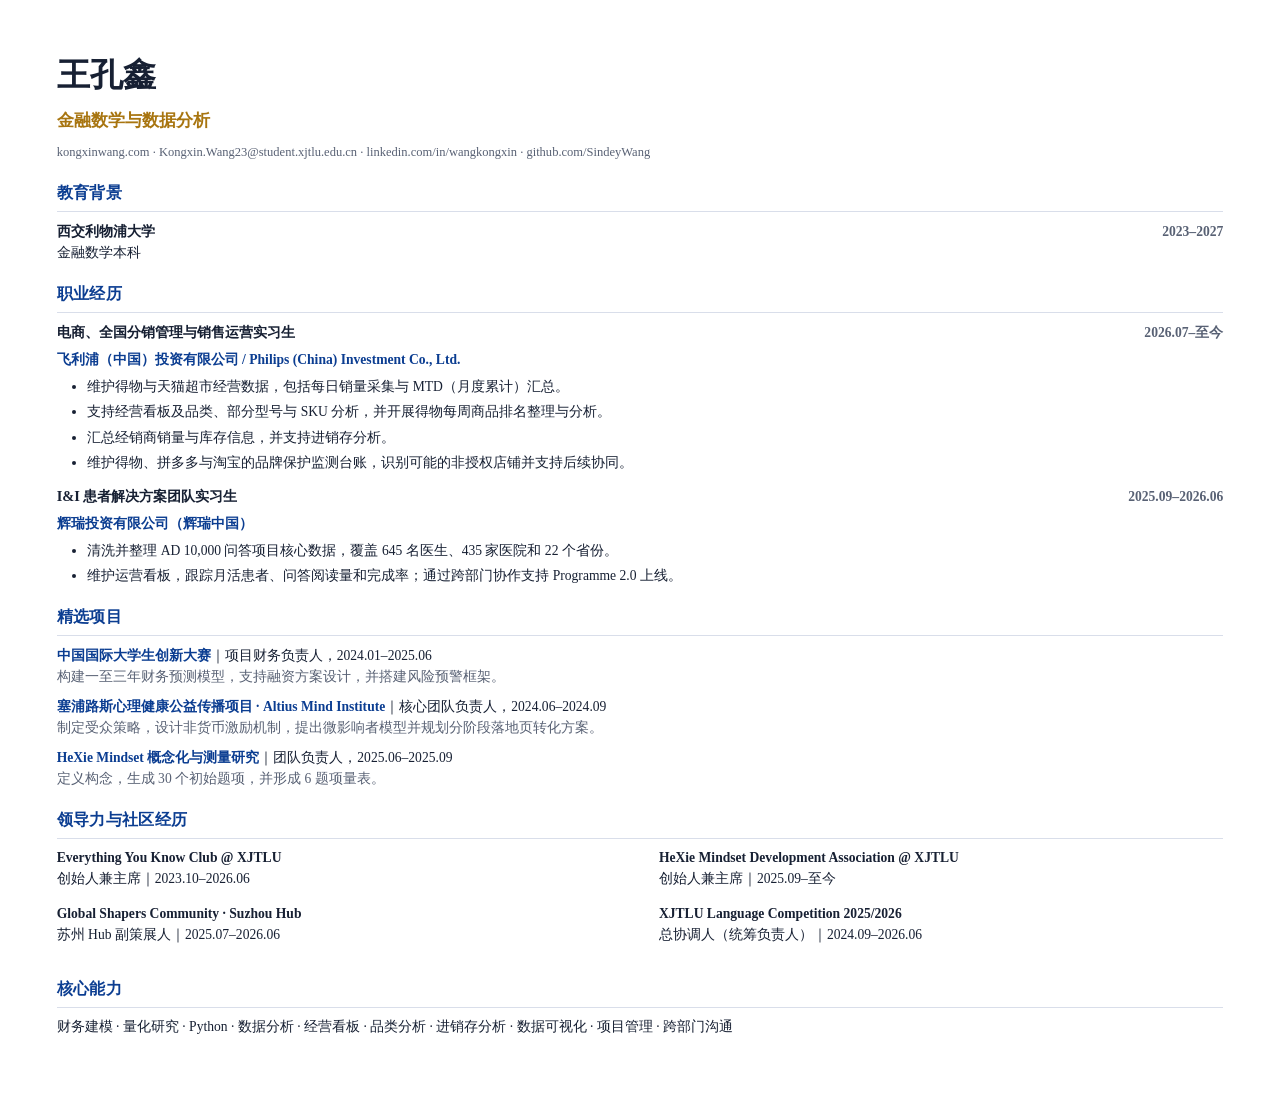
<file: tools/p2/resume_zh.html>
<!doctype html>
<html lang="zh-CN">
<head>
  <meta charset="utf-8">
  <title>王孔鑫｜中文简历</title>
  <style>
    @page { size: A4; margin: 14mm 15mm 14mm 15mm; }
    * { box-sizing: border-box; }
    body { color:#172033; font-family:"Songti SC", STSong, SimSun, "Noto Serif CJK SC", serif; font-size:10.2pt; line-height:1.55; margin:0; padding:13mm 15mm 16mm; }
    h1,h2,h3,p { margin-top:0; } h1 { font-size:25pt; margin-bottom:2mm; } h2 { color:#0b3d91; font-size:12.2pt; letter-spacing:.02em; margin:5mm 0 2.2mm; border-bottom:.65pt solid #d9deea; padding-bottom:1.2mm; } h3 { font-size:10.8pt; margin:0; }
    .subtitle { color:#a87510; font-size:13pt; font-weight:bold; margin-bottom:2mm; }
    .contact { color:#586174; font-family:"Times New Roman", "Liberation Serif", "Noto Serif CJK SC", serif; font-size:9.4pt; margin-bottom:4mm; }
    .roleline { display:flex; justify-content:space-between; gap:12pt; align-items:baseline; } .period { color:#586174; white-space:nowrap; font-family:"Times New Roman", "Liberation Serif", "Noto Serif CJK SC", serif; font-weight:bold; } .org { color:#0b3d91; font-weight:bold; margin:1.5mm 0; }
    ul { margin:1.4mm 0 2mm 4.6mm; padding-left:3.5mm; } li { margin:1.1mm 0; } .item { margin-bottom:3.2mm; } .project { margin:2.4mm 0; } .project strong { color:#0b3d91; } .tags { color:#586174; }
    .columns { display:grid; grid-template-columns:1fr 1fr; gap:10mm; } .compact { margin:0; } a { color:#0b3d91; text-decoration:none; }
  </style>
</head>
<body>
  <h1>王孔鑫</h1>
  <p class="subtitle">金融数学与数据分析</p>
  <p class="contact">kongxinwang.com · Kongxin.Wang23@student.xjtlu.edu.cn · linkedin.com/in/wangkongxin · github.com/SindeyWang</p>

  <h2>教育背景</h2>
  <div class="roleline"><h3>西交利物浦大学</h3><span class="period">2023–2027</span></div>
  <p class="compact">金融数学本科</p>

  <h2>职业经历</h2>
  <div class="item">
    <div class="roleline"><h3>电商、全国分销管理与销售运营实习生</h3><span class="period">2026.07–至今</span></div>
    <p class="org">飞利浦（中国）投资有限公司 / Philips (China) Investment Co., Ltd.</p>
    <ul><li>维护得物与天猫超市经营数据，包括每日销量采集与 MTD（月度累计）汇总。</li><li>支持经营看板及品类、部分型号与 SKU 分析，并开展得物每周商品排名整理与分析。</li><li>汇总经销商销量与库存信息，并支持进销存分析。</li><li>维护得物、拼多多与淘宝的品牌保护监测台账，识别可能的非授权店铺并支持后续协同。</li></ul>
  </div>
  <div class="item">
    <div class="roleline"><h3>I&amp;I 患者解决方案团队实习生</h3><span class="period">2025.09–2026.06</span></div>
    <p class="org">辉瑞投资有限公司（辉瑞中国）</p>
    <ul><li>清洗并整理 AD 10,000 问答项目核心数据，覆盖 645 名医生、435 家医院和 22 个省份。</li><li>维护运营看板，跟踪月活患者、问答阅读量和完成率；通过跨部门协作支持 Programme 2.0 上线。</li></ul>
  </div>

  <h2>精选项目</h2>
  <div class="project"><strong>中国国际大学生创新大赛</strong>｜项目财务负责人，2024.01–2025.06<br><span class="tags">构建一至三年财务预测模型，支持融资方案设计，并搭建风险预警框架。</span></div>
  <div class="project"><strong>塞浦路斯心理健康公益传播项目 · Altius Mind Institute</strong>｜核心团队负责人，2024.06–2024.09<br><span class="tags">制定受众策略，设计非货币激励机制，提出微影响者模型并规划分阶段落地页转化方案。</span></div>
  <div class="project"><strong>HeXie Mindset 概念化与测量研究</strong>｜团队负责人，2025.06–2025.09<br><span class="tags">定义构念，生成 30 个初始题项，并形成 6 题项量表。</span></div>

  <h2>领导力与社区经历</h2>
  <div class="columns"><div><p><strong>Everything You Know Club @ XJTLU</strong><br>创始人兼主席｜2023.10–2026.06</p><p><strong>Global Shapers Community · Suzhou Hub</strong><br>苏州 Hub 副策展人｜2025.07–2026.06</p></div><div><p><strong>HeXie Mindset Development Association @ XJTLU</strong><br>创始人兼主席｜2025.09–至今</p><p><strong>XJTLU Language Competition 2025/2026</strong><br>总协调人（统筹负责人）｜2024.09–2026.06</p></div></div>

  <h2>核心能力</h2>
  <p class="compact">财务建模 · 量化研究 · Python · 数据分析 · 经营看板 · 品类分析 · 进销存分析 · 数据可视化 · 项目管理 · 跨部门沟通</p>
</body>
</html>
</file>
<file: style.css>
/* Use installed fonts only. Unicode-scoped aliases prevent Chinese font
   selection from changing English letters and ASCII numerals in mixed copy.
   Windows: SimSun + Times New Roman. Other systems: local Songti/serif fallback.
   No proprietary font files or external font services are distributed. */
@font-face {
  font-family: "KW Latin";
  src: local("Times New Roman");
  font-style: normal;
  font-weight: 400;
  unicode-range: U+0000-024F, U+1E00-1EFF, U+2000-206F, U+20A0-20CF, U+2100-214F, U+2190-21FF, U+2212;
}
@font-face {
  font-family: "KW Latin";
  src: local("Times New Roman Bold");
  font-style: normal;
  font-weight: 700;
  unicode-range: U+0000-024F, U+1E00-1EFF, U+2000-206F, U+20A0-20CF, U+2100-214F, U+2190-21FF, U+2212;
}
@font-face {
  font-family: "KW Chinese";
  src: local("SimSun"), local("宋体"), local("Songti SC"), local("STSong"), local("Noto Serif CJK SC");
  font-style: normal;
  font-weight: 400;
  unicode-range: U+2E80-9FFF, U+F900-FAFF, U+FE30-FE4F, U+FF01-FF0F, U+FF1A-FF20, U+FF3B-FF40, U+FF5B-FFEF, U+20000-3134F;
}
:root {
  --ink: #172033; --muted: #515e6b; --navy: #123f63; --navy-deep: #102d43;
  --gold: #855b16; --line: #d8ddd9; --surface: #fff; --surface-soft: #f4f6f5;
  --shadow: 0 16px 48px rgba(17,40,53,.07);
  --serif-mixed: "KW Latin", "KW Chinese", "Times New Roman", Times, SimSun, "Songti SC", STSong, "Noto Serif CJK SC", serif;
  --measure: 65ch; --ease: cubic-bezier(.22,.68,0,1);
}
* { box-sizing: border-box; }
html { scroll-behavior: smooth; scroll-padding-top: 110px; }
html.lang-zh .lang-en, html.lang-en .lang-zh { display: none !important; }
body { margin: 0; font: 18px/1.65 var(--serif-mixed); color: var(--ink); background: var(--surface); text-rendering: optimizeLegibility; }
button,input,textarea,select { font: inherit; }
a { color: var(--navy); text-underline-offset: .22em; text-decoration-thickness: 1px; }
a:hover { color: var(--gold); }
button { cursor: pointer; }
:focus-visible { outline: 3px solid var(--navy); outline-offset: 5px; }
[hidden] { display: none !important; }
html:not(.js) .lang-toggle, html:not(.js) [data-cookie-settings] { display: none !important; }
h1,h2,h3,p { margin-top: 0; }
h1,h2,h3 { font-weight: 400; line-height: 1.1; text-wrap: balance; }
h1 { font-size: clamp(3.2rem,7.8vw,7rem); letter-spacing: -.045em; margin-bottom: 22px; }
h2 { font-size: clamp(2rem,3.6vw,3.25rem); letter-spacing: -.025em; }
h3 { font-size: 1.4rem; margin-bottom: 12px; }
::selection { background: #e5e9ce; color: var(--navy-deep); }
.skip-link { position: fixed; top: 8px; left: 16px; z-index: 150; background: var(--navy); color: #fff; padding: 12px 20px; transform: translateY(-160%); }
.skip-link:focus { transform: translateY(0); color: #fff; }
.top-header { width: min(1360px,calc(100% - 80px)); min-height: 86px; margin: 0 auto; display: flex; align-items: center; justify-content: space-between; gap: 24px; border-bottom: 1px solid var(--line); }
.logo { color: var(--ink); font-weight: 700; font-size: 1.3rem; text-decoration: none; letter-spacing: -.02em; white-space: nowrap; }
.logo::after { content: '.'; color: var(--gold); }
.top-nav { display: flex; align-items: center; gap: 28px; }
.top-nav a { position: relative; color: var(--ink); font-size: .98rem; text-decoration: none; padding: 29px 0; }
.top-nav a::after { content: ''; position: absolute; bottom: 21px; left: 0; right: 0; height: 1px; background: var(--gold); transform: scaleX(0); transform-origin: left; transition: transform .22s var(--ease); }
.top-nav a:hover::after,.top-nav a.active::after { transform: scaleX(1); }
.lang-toggle,.nav-toggle { min-height: 44px; min-width: 48px; padding: 8px 12px; border: 1px solid var(--line); background: var(--surface); color: var(--navy); font-weight: 700; font-size: .94rem; }
.lang-toggle:hover,.nav-toggle:hover { border-color: var(--navy); }
.nav-toggle { display: none; }
.container { width: min(1200px,calc(100% - 80px)); margin: 0 auto; }
.hero { position: relative; display: grid; grid-template-columns: minmax(0,1.4fr) minmax(240px,.72fr); gap: clamp(40px,7vw,104px); align-items: center; min-height: 740px; padding: 78px 0 82px; }
.hero::after { content: ''; position: absolute; left: 0; bottom: 0; width: 72px; height: 3px; background: var(--navy); }
.hero-copy { max-width: var(--measure); }
.eyebrow { font-size: .81rem; font-weight: 700; letter-spacing: .105em; text-transform: uppercase; color: var(--navy); margin-bottom: 20px; }
.hero-name { font-size: clamp(3.6rem,7vw,6.4rem); margin-bottom: 14px; }
.hero-role { color: var(--navy); font-size: clamp(1.45rem,2.2vw,2rem); line-height: 1.35; margin-bottom: 26px; }
.lead { font-size: clamp(1.06rem,1.35vw,1.2rem); color: var(--muted); max-width: 51ch; line-height: 1.7; }
.proof-line { font-size: .91rem; color: var(--muted); border-top: 1px solid var(--line); margin: 25px 0 28px; padding-top: 19px; }
.hero-actions,.resume-actions { display: flex; align-items: center; flex-wrap: wrap; gap: 14px; }
.button { display: inline-flex; align-items: center; justify-content: center; min-height: 48px; padding: 12px 20px; border: 1px solid var(--navy); background: var(--surface); color: var(--navy); text-decoration: none; font-size: .95rem; line-height: 1.35; font-weight: 700; transition: background .2s,color .2s; }
.button-primary { background: var(--navy); color: #fff; }
.button-primary:hover { background: var(--navy-deep); color: #fff; }
.button-secondary:hover { background: var(--surface-soft); color: var(--navy); }
.portrait-card { margin: 0; position: relative; align-self: center; padding: 14px 0 0 14px; }
.portrait-card::before { content: ''; position: absolute; top: 0; left: 0; right: 18px; bottom: 70px; border: 1px solid var(--line); z-index: -1; }
.home-image { display: block; width: 100%; height: auto; aspect-ratio: 3/4; object-fit: cover; object-position: center; background: var(--surface-soft); }
.portrait-card figcaption { padding: 16px 0 0; margin: 0; color: var(--muted); font-size: .86rem; line-height: 1.5; }
.section-space { padding: 64px 0; border-top: 1px solid var(--line); }
.section-intro { display: grid; grid-template-columns: .6fr 1.4fr; align-items: start; gap: 50px; margin-bottom: 46px; }
.section-intro .eyebrow { margin-top: 8px; }
.section-intro h2 { max-width: 760px; margin: 0; }
.capability-grid { display: block; }
.capability-card { display: grid; grid-template-columns: 64px .8fr 1fr; align-items: baseline; gap: 28px; border-top: 1px solid var(--line); padding: 28px 0; }
.capability-card:last-child { border-bottom: 1px solid var(--line); }
.capability-card h3 { font-size: 1.55rem; margin: 0; }
.capability-card p:last-child { color: var(--muted); margin: 0; max-width: 57ch; }
.card-index { font-size: .9rem; color: var(--gold); margin: 0; }
.work-index { margin-bottom: 24px; }
.work-row { display: grid; grid-template-columns: 58px 1fr auto; align-items: baseline; gap: 28px; padding: 26px 0; border-top: 1px solid var(--line); text-decoration: none; color: var(--ink); }
.work-row:last-child { border-bottom: 1px solid var(--line); }
.work-row h3 { font-size: clamp(1.4rem,2.4vw,2.1rem); margin: 0 0 8px; }
.work-row p { color: var(--muted); margin: 0; font-size: .95rem; }
.work-row .arrow { font-size: 1.6rem; transition: transform .2s var(--ease); }
.work-row:hover .arrow { transform: translate(4px,-4px); }
.work-row:hover h3 { color: var(--navy); }
.compact-callout { display: flex; align-items: end; justify-content: space-between; gap: 50px; padding: 78px 0 90px; }
.compact-callout h2 { max-width: 760px; margin-bottom: 0; }
.text-link { display: inline-block; font-weight: 700; min-height: 44px; padding: 9px 0; }
.subpage { padding: 75px 0 100px; }
.page-header { max-width: 1020px; padding: 0 0 50px; margin-bottom: 12px; border-bottom: 1px solid var(--line); }
.page-header h1 { margin-bottom: 24px; }
.page-lead { color: var(--muted); font-size: 1.16rem; max-width: 64ch; margin-bottom: 0; }
.content-section { padding: 52px 0; border-bottom: 1px solid var(--line); }
.section-heading { display: flex; align-items: baseline; gap: 24px; margin-bottom: 34px; }
.section-heading .eyebrow { margin: 0; }
.section-heading h2 { margin: 0; font-size: 2.25rem; }
.experience-card { padding: 28px 0 42px; border-bottom: 1px solid var(--line); margin-bottom: 24px; }
.experience-card.featured { padding: 35px 36px; background: var(--surface-soft); border: 0; margin-bottom: 35px; }
.experience-card h3 { max-width: 840px; font-size: clamp(1.55rem,2.7vw,2.1rem); margin: 19px 0 26px; }
.experience-topline { display: flex; align-items: start; justify-content: space-between; gap: 30px; }
.organisation { color: var(--navy); font-size: 1.04rem; font-weight: 700; margin: 0; }
.period { color: var(--muted); font-size: .95rem; white-space: nowrap; margin: 0; }
.detail-list { color: var(--muted); margin: 0; padding-left: 1.2em; max-width: 85ch; }
.detail-list li { padding: 0 0 10px 5px; }
.education-row { display: flex; align-items: start; justify-content: space-between; gap: 30px; padding-top: 6px; }
.education-row p { margin: 0; }
.timeline { display: grid; gap: 0; }
.timeline-item { padding: 32px 0; border-top: 1px solid var(--line); }
.timeline-item:first-child { border-top: 0; padding-top: 0; }
.timeline-item h3 { font-size: 1.45rem; max-width: 680px; margin: 0; }
.timeline-item p:last-child { color: var(--muted); max-width: 79ch; margin-bottom: 0; }
.role { color: var(--gold); font-size: 1rem; font-weight: 700; margin: 12px 0; }
.skill-cloud,.tag-row { display: flex; flex-wrap: wrap; gap: 12px 24px; }
.skill-cloud span,.tag-row span { font-size: .9rem; color: var(--muted); padding: 5px 0; border-bottom: 1px solid var(--line); }
.project-stack { display: block; }
.project-card { display: grid; grid-template-columns: minmax(150px,.27fr) minmax(0,1fr); gap: 50px; padding: 52px 0; border-bottom: 1px solid var(--line); scroll-margin-top: 36px; }
.project-meta { padding-top: 8px; }
.project-meta .eyebrow { margin-bottom: 10px; }
.project-content h2 { max-width: 810px; font-size: clamp(1.85rem,3.3vw,3rem); color: var(--navy); margin-bottom: 32px; }
.project-grid { display: grid; grid-template-columns: .9fr 1.2fr; gap: 35px; }
.project-grid h3 { font-size: .83rem; letter-spacing: .1em; text-transform: uppercase; font-weight: 700; }
.project-grid p { color: var(--muted); margin: 0; }
.project-content .tag-row { margin-top: 24px; }
.case-note { margin-top: 28px; border-top: 1px solid var(--line); padding-top: 16px; }
.case-note summary { min-height: 44px; padding: 8px 0; color: var(--navy); cursor: pointer; font-size: .98rem; }
.case-map { list-style: none; padding: 24px 0 0; margin: 0; display: grid; grid-template-columns: repeat(3,minmax(0,1fr)); gap: 26px; }
.case-map li { position: relative; padding: 15px 0 20px; border-top: 2px solid var(--navy); }
.case-map .card-index { display: block; margin-bottom: 14px; }
.case-map h3 { font-size: 1.25rem; }
.case-map p { color: var(--muted); font-size: .95rem; margin: 0; }
.case-disclaimer { font-size: .88rem; color: var(--muted); margin: 16px 0 0; }
@media (max-width: 600px) { .case-map { grid-template-columns: 1fr; gap: 12px; padding-top: 18px; } .case-map li { padding-bottom: 12px; } }
.project-filters { display: flex; flex-wrap: wrap; gap: 10px; padding: 24px 0 5px; }
.project-filters button { background: var(--surface); color: var(--navy); border: 1px solid var(--line); min-height: 44px; padding: 8px 17px; }
.project-filters button[aria-pressed=true] { background: var(--navy); color: white; border-color: var(--navy); }
.filter-status { color: var(--muted); font-size: .9rem; padding: 12px 0 0; margin: 0; }
.editorial-note { padding: 18px 0; display: flex; justify-content: space-between; gap: 28px; align-items: baseline; }
.editorial-note p { color: var(--muted); max-width: 65ch; margin: 0; }
.cv-panel { padding: 35px 0; }
.cv-summary { margin-top: 48px; display: grid; grid-template-columns: 1fr 1fr; gap: 0 45px; }
.cv-summary article { border-top: 1px solid var(--line); padding: 30px 0; }
.cv-summary h2 { color: var(--navy); font-size: 1.6rem; }
.cv-summary p:last-child { color: var(--muted); margin-bottom: 0; }
.contact-grid { display: grid; grid-template-columns: 1fr 1fr; column-gap: 60px; margin-top: 30px; }
.contact-grid a { display: flex; flex-direction: column; gap: 16px; border-bottom: 1px solid var(--line); padding: 35px 0; min-height: 135px; text-decoration: none; }
.contact-grid strong { font-size: 1.5rem; font-weight: 400; }
.contact-grid span:last-child { color: var(--muted); overflow-wrap: anywhere; }
footer { width: min(1200px,calc(100% - 80px)); margin: 0 auto; padding: 34px 0 42px; border-top: 1px solid var(--line); color: var(--muted); font-size: .95rem; text-align: center; }
footer p { margin: 6px 0; overflow-wrap: anywhere; }
footer a,footer button { min-height: 44px; display: inline-flex; align-items: center; padding: 5px 0; }
footer button { background: none; color: var(--navy); border: 0; text-decoration: underline; text-underline-offset: .22em; }
.footer-settings { display: flex; justify-content: center; align-items: center; flex-wrap: wrap; gap: 22px; }
.error-page { min-height: 65vh; }
.error-page h1 { max-width: 800px; }
.privacy-content { max-width: 78ch; }
.privacy-content h2 { font-size: 1.8rem; margin-top: 45px; }
@media (max-width: 1024px) {
  .top-header,.container,footer { width: calc(100% - 64px); }
  .hero { gap: 40px; min-height: 620px; }
  .top-nav { gap: 20px; }
  .hero-name { font-size: clamp(3.6rem,7.6vw,6rem); }
}
@media (max-width: 850px) {
  .top-header { position: relative; min-height: 76px; flex-wrap: wrap; gap: 12px; }
  .js .nav-toggle { display: inline-flex; justify-content: center; }
  .top-nav { width: 100%; flex-wrap: wrap; gap: 8px 20px; padding: 0 0 18px; }
  .top-nav a { padding: 8px 0; min-height: 44px; }
  .top-nav a::after { bottom: 6px; }
  .js .top-nav { display: none; position: absolute; top: 72px; left: 0; right: 0; z-index: 40; padding: 14px 22px 22px; border: 1px solid var(--line); background: white; box-shadow: var(--shadow); flex-direction: column; align-items: stretch; }
  .js body.nav-open .top-nav { display: flex; }
  .lang-toggle { align-self: start; }
  .hero { grid-template-columns: 1fr .65fr; gap: 32px; min-height: auto; padding: 55px 0 60px; }
  .hero-name { font-size: clamp(3rem,7.4vw,5rem); }
  .hero-role { font-size: 1.5rem; }
  .portrait-card { padding-left: 8px; }
  .hero-actions { align-items: start; }
  .section-intro { gap: 25px; grid-template-columns: .4fr 1fr; }
  .capability-card { grid-template-columns: 35px 1fr; gap: 16px; }
  .capability-card p:last-child { grid-column: 2; }
  .project-card { grid-template-columns: 1fr; gap: 15px; }
  .project-meta { display: flex; justify-content: space-between; gap: 20px; align-items: baseline; }
  .project-meta .role { margin: 0; }
  .compact-callout,.editorial-note { display: block; }
  .compact-callout .text-link,.editorial-note .text-link { margin-top: 20px; }
  .section-space { padding: 58px 0; }
}
@media (max-width: 600px) {
  body { font-size: 17px; }
  .top-header,.container,footer { width: calc(100% - 40px); }
  .hero { display: flex; flex-direction: column; align-items: stretch; padding: 34px 0 50px; gap: 32px; }
  .portrait-card { order: -1; width: min(210px,57vw); align-self: center; padding: 8px 0 0 8px; }
  .portrait-card::before { bottom: 50px; }
  .home-image { aspect-ratio: 4/5; }
  .portrait-card figcaption { font-size: .78rem; padding-top: 10px; }
  .hero-name { font-size: clamp(3rem,13vw,4.5rem); }
  .hero-copy .eyebrow { font-size: .73rem; margin-bottom: 13px; }
  .hero-role { font-size: 1.4rem; margin-bottom: 20px; }
  .proof-line { margin: 20px 0; }
  .hero-actions,.resume-actions { align-items: stretch; }
  .hero-actions .button,.resume-actions .button { width: 100%; }
  h1 { font-size: 3.1rem; } h2 { font-size: 2rem; }
  .section-intro { display: block; margin-bottom: 30px; }
  .section-intro .eyebrow { margin-top: 0; }
  .section-space { padding: 45px 0; }
  .capability-card { gap: 12px; padding: 25px 0; }
  .capability-card h3 { font-size: 1.35rem; }
  .work-row { grid-template-columns: 25px 1fr 18px; gap: 12px; padding: 24px 0; }
  .work-row h3 { font-size: 1.5rem; }
  .work-row .arrow { font-size: 1.3rem; }
  .subpage { padding: 42px 0 65px; }
  .page-header { padding-bottom: 30px; }
  .page-lead { font-size: 1.08rem; }
  .section-heading { gap: 14px; }
  .section-heading h2 { font-size: 1.85rem; }
  .experience-topline,.education-row { flex-direction: column; gap: 8px; }
  .experience-card.featured { padding: 24px 22px; }
  .experience-card h3 { font-size: 1.55rem; }
  .period { white-space: normal; }
  .project-card { padding: 36px 0; }
  .project-meta { display: block; }
  .project-content h2 { font-size: 1.85rem; }
  .project-grid,.cv-summary,.contact-grid { grid-template-columns: 1fr; gap: 24px; }
  .contact-grid { gap: 0; }
  .project-filters { gap: 8px; }
  .project-filters button { padding: 8px 12px; }
  .content-section { padding: 38px 0; }
  .compact-callout { padding-bottom: 55px; }
}
@media (prefers-reduced-motion: reduce) {
  html { scroll-behavior: auto; }
  *,*::before,*::after { animation: none !important; transition: none !important; }
}
@media print {
  .top-nav,.nav-toggle,.hero-actions,.footer-settings,.project-filters { display: none !important; }
  .top-header,.container,footer { width: 100%; }
  .hero { min-height: 0; padding: 24px 0; }
  .home-image { max-height: 300px; object-fit: contain; }
  .subpage { padding: 20px 0; }
  .experience-card,.timeline-item,.project-card { break-inside: avoid; }
  a { color: var(--ink); }
}
</file>
